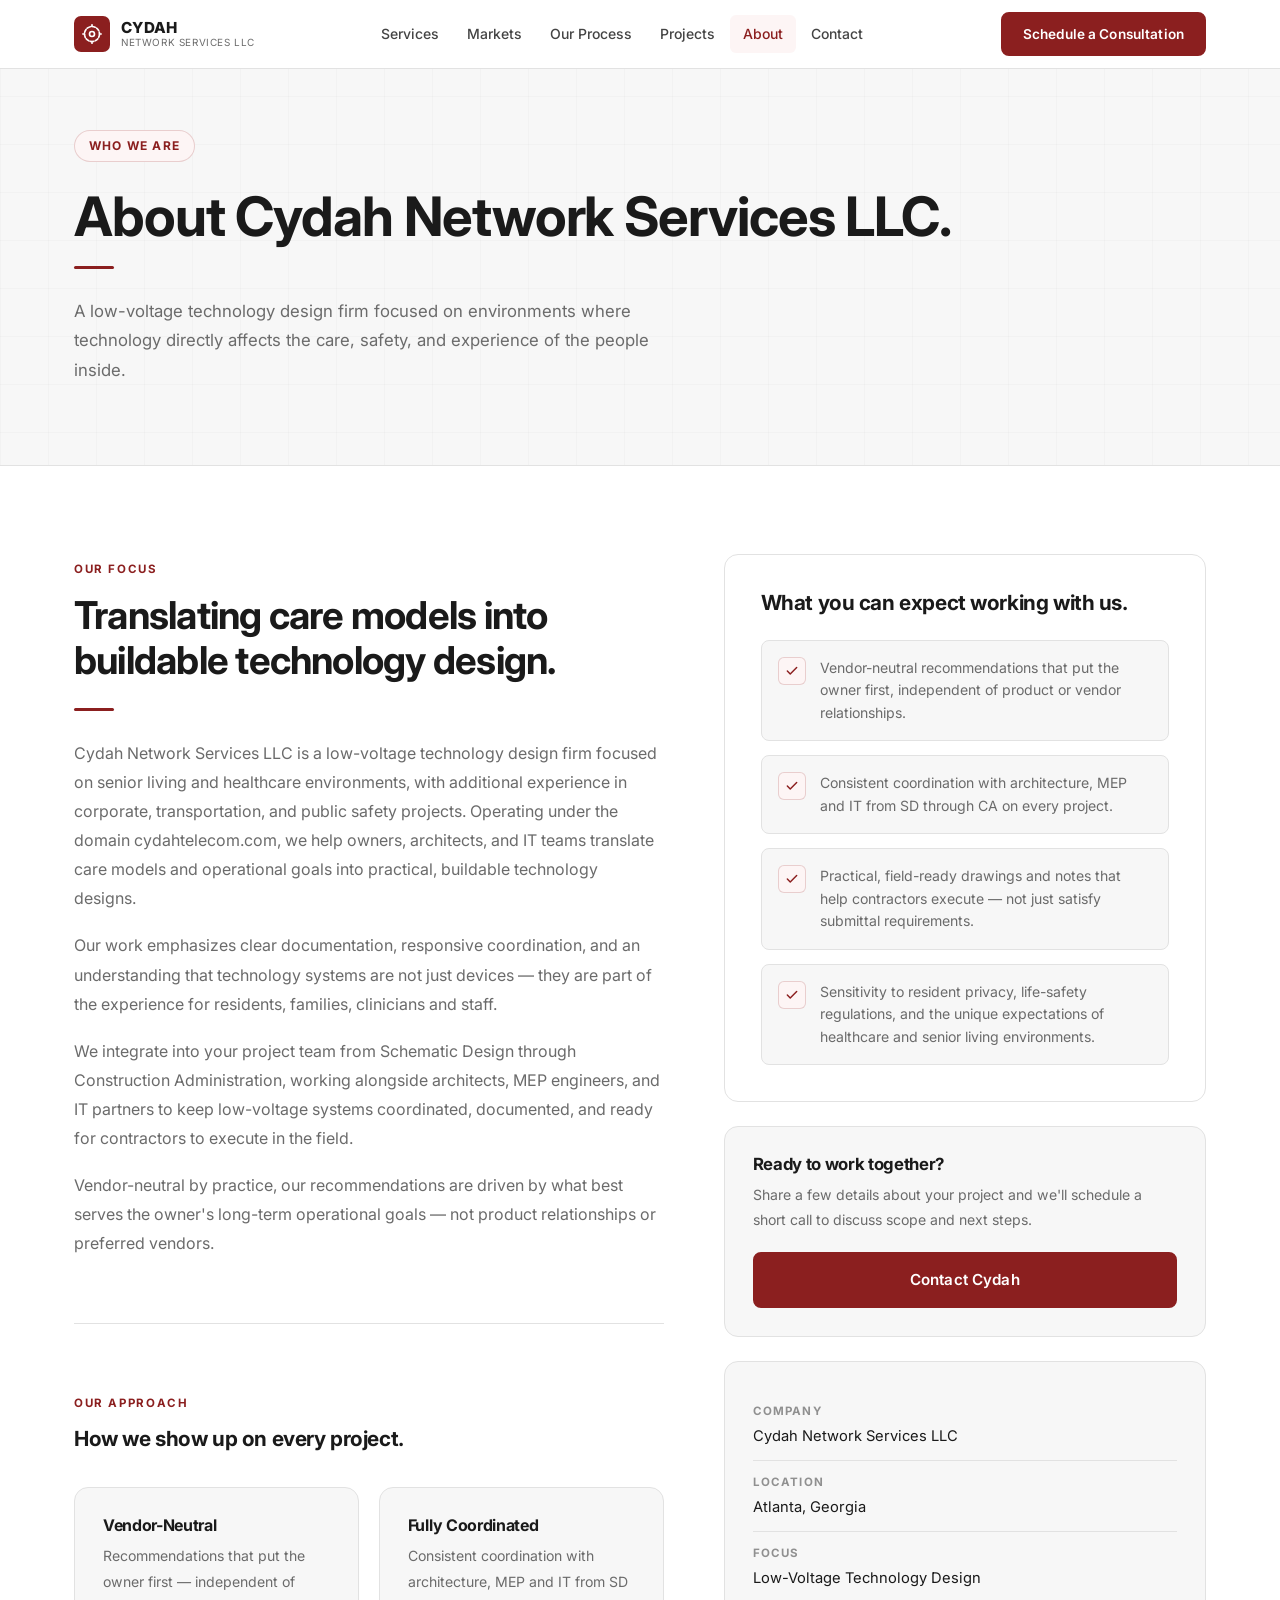
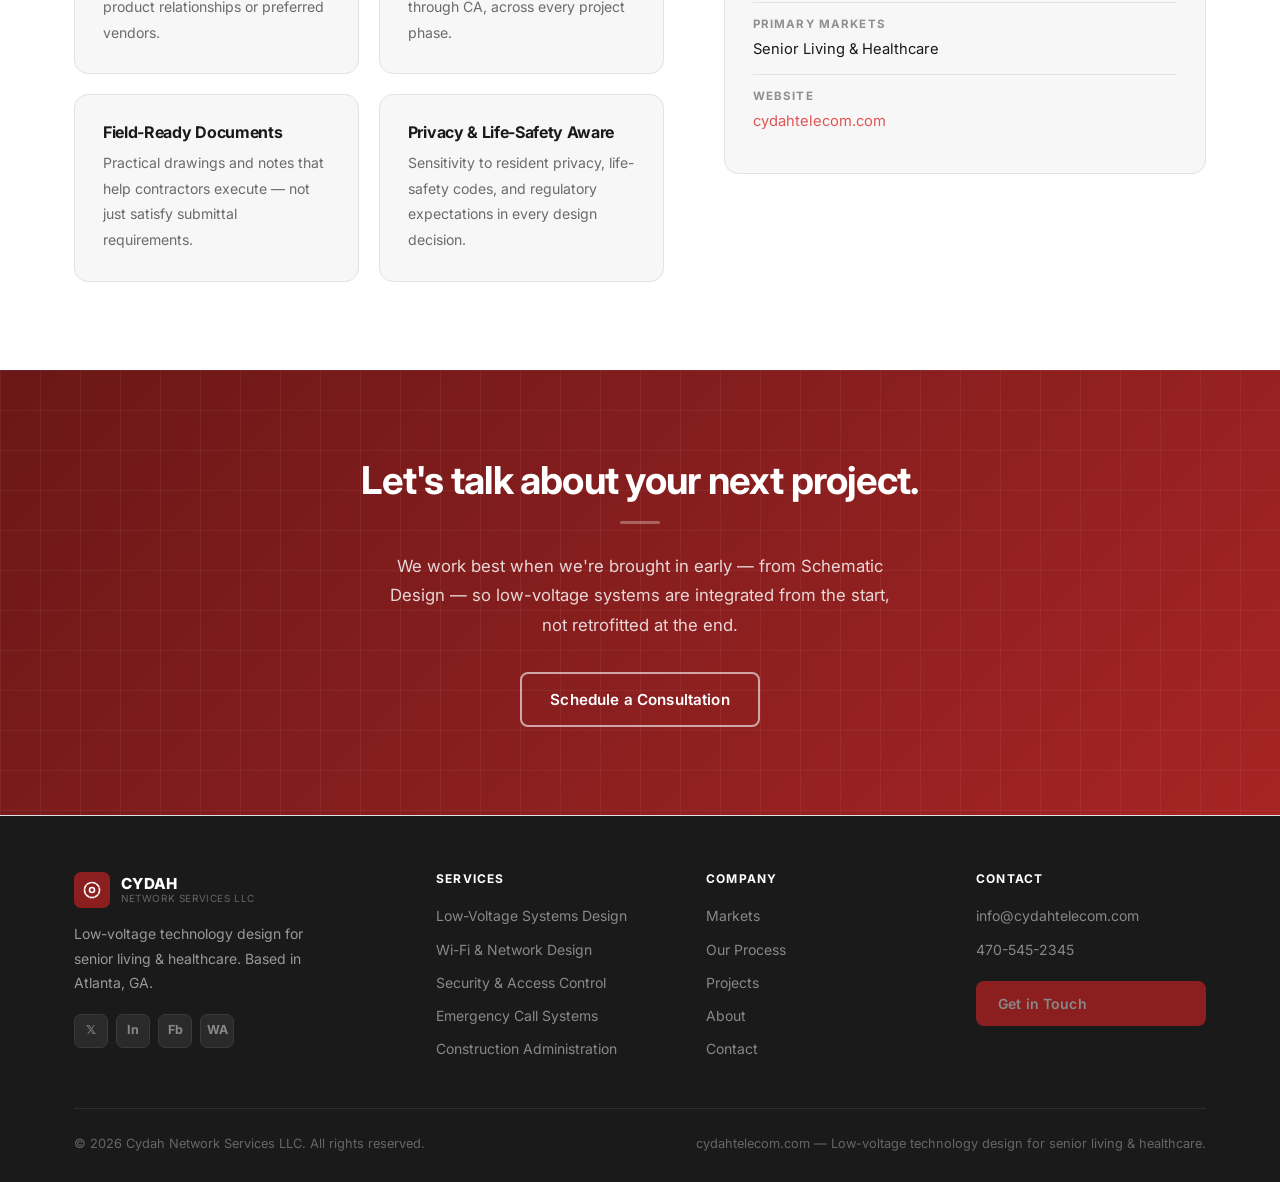
<file: about.html>
<!DOCTYPE html>
<html lang="en">
<head>
  <meta charset="UTF-8" />
  <meta name="viewport" content="width=device-width, initial-scale=1.0" />
  <title>About — Cydah Network Services LLC</title>
  <meta name="description" content="About Cydah Network Services LLC — a low-voltage technology design firm focused on senior living and healthcare environments, based in Atlanta, Georgia." />
  <link rel="preconnect" href="https://fonts.googleapis.com" />
  <link rel="preconnect" href="https://fonts.gstatic.com" crossorigin />
  <link href="https://fonts.googleapis.com/css2?family=Inter:wght@400;500;600;700;800&display=swap" rel="stylesheet" />
  <link rel="stylesheet" href="styles.css" />
  <style>
    .fade-in { opacity: 0; transform: translateY(18px); transition: opacity .55s ease, transform .55s ease; }
    .fade-in.visible { opacity: 1; transform: translateY(0); }
    .about-layout { display: grid; grid-template-columns: 1.1fr 0.9fr; gap: 60px; align-items: flex-start; }
    @media (max-width: 900px) { .about-layout { grid-template-columns: 1fr; gap: 40px; } }
    .about-body p + p { margin-top: 18px; }
    .about-body p { font-size: 1rem; line-height: 1.82; }
    .values-section { margin-top: 64px; padding-top: 64px; border-top: 1px solid var(--border); }
    .values-grid { display: grid; grid-template-columns: repeat(2, 1fr); gap: 20px; margin-top: 36px; }
    @media (max-width: 640px) { .values-grid { grid-template-columns: 1fr; } }
    .value-card {
      background: var(--surface);
      border: 1px solid var(--border);
      border-radius: var(--radius-lg);
      padding: 28px;
      transition: border-color var(--transition);
    }
    .value-card:hover { border-color: rgba(139,31,31,.45); }
    .value-card h4 { color: var(--charcoal); margin-bottom: 8px; font-size: 1rem; }
    .value-card p { font-size: .88rem; }
  </style>
</head>
<body>

<!-- ═══════════════════════════════ NAV ═══════════════════════════════ -->
<nav class="nav">
  <div class="nav-inner">
    <a href="index.html" class="nav-logo">
      <div class="logo-icon">
        <svg viewBox="0 0 24 24" fill="none" stroke="#fff" stroke-width="2" stroke-linecap="round" stroke-linejoin="round">
          <circle cx="12" cy="12" r="3"/>
          <circle cx="12" cy="12" r="9" stroke-dasharray="4 2"/>
          <line x1="12" y1="3" x2="12" y2="1"/>
          <line x1="12" y1="23" x2="12" y2="21"/>
          <line x1="3" y1="12" x2="1" y2="12"/>
          <line x1="23" y1="12" x2="21" y2="12"/>
        </svg>
      </div>
      <div class="logo-text">
        <span class="logo-name">CYDAH</span>
        <span class="logo-sub">Network Services LLC</span>
      </div>
    </a>
    <div class="nav-links">
      <a href="services.html">Services</a>
      <a href="markets.html">Markets</a>
      <a href="process.html">Our Process</a>
      <a href="projects.html">Projects</a>
      <a href="about.html" class="active">About</a>
      <a href="contact.html">Contact</a>
    </div>
    <a href="contact.html" class="btn btn-primary btn-sm nav-cta">Schedule a Consultation</a>
    <button class="hamburger" aria-label="Toggle menu">
      <span></span><span></span><span></span>
    </button>
  </div>
  <div class="mobile-menu">
    <a href="services.html">Services</a>
    <a href="markets.html">Markets</a>
    <a href="process.html">Our Process</a>
    <a href="projects.html">Projects</a>
    <a href="about.html">About</a>
    <a href="contact.html">Contact</a>
    <a href="contact.html" class="btn btn-primary">Schedule a Consultation</a>
  </div>
</nav>

<!-- ═══════════════════════════════ PAGE HERO ═════════════════════════ -->
<section class="page-hero">
  <div class="bg-grid"></div>
  <div class="container">
    <span class="badge">Who We Are</span>
    <h1>About Cydah Network Services LLC.</h1>
    <div class="divider"></div>
    <p>A low-voltage technology design firm focused on environments where technology directly affects the care, safety, and experience of the people inside.</p>
  </div>
</section>

<!-- ═══════════════════════════════ ABOUT CONTENT ════════════════════ -->
<section class="section">
  <div class="container">
    <div class="about-layout">

      <!-- Left: body text -->
      <div class="about-body fade-in">
        <span class="section-label" style="margin-bottom: 14px; display: inline-block;">Our Focus</span>
        <h2 style="color: var(--charcoal); margin-bottom: 24px;">Translating care models into buildable technology design.</h2>
        <div class="divider"></div>
        <p>Cydah Network Services LLC is a low-voltage technology design firm focused on senior living and healthcare environments, with additional experience in corporate, transportation, and public safety projects. Operating under the domain cydahtelecom.com, we help owners, architects, and IT teams translate care models and operational goals into practical, buildable technology designs.</p>
        <p>Our work emphasizes clear documentation, responsive coordination, and an understanding that technology systems are not just devices — they are part of the experience for residents, families, clinicians and staff.</p>
        <p>We integrate into your project team from Schematic Design through Construction Administration, working alongside architects, MEP engineers, and IT partners to keep low-voltage systems coordinated, documented, and ready for contractors to execute in the field.</p>
        <p>Vendor-neutral by practice, our recommendations are driven by what best serves the owner's long-term operational goals — not product relationships or preferred vendors.</p>

        <div class="values-section">
          <span class="section-label" style="display: inline-block; margin-bottom: 14px;">Our Approach</span>
          <h3 style="color: var(--charcoal); margin-bottom: 4px;">How we show up on every project.</h3>
          <div class="values-grid">
            <div class="value-card">
              <h4>Vendor-Neutral</h4>
              <p>Recommendations that put the owner first — independent of product relationships or preferred vendors.</p>
            </div>
            <div class="value-card">
              <h4>Fully Coordinated</h4>
              <p>Consistent coordination with architecture, MEP and IT from SD through CA, across every project phase.</p>
            </div>
            <div class="value-card">
              <h4>Field-Ready Documents</h4>
              <p>Practical drawings and notes that help contractors execute — not just satisfy submittal requirements.</p>
            </div>
            <div class="value-card">
              <h4>Privacy &amp; Life-Safety Aware</h4>
              <p>Sensitivity to resident privacy, life-safety codes, and regulatory expectations in every design decision.</p>
            </div>
          </div>
        </div>
      </div>

      <!-- Right: panel -->
      <div class="fade-in">
        <div class="info-panel">
          <h3>What you can expect working with us.</h3>
          <div class="expect-list">
            <div class="expect-item">
              <div class="check">
                <svg viewBox="0 0 24 24" fill="none" stroke-width="2.5" stroke-linecap="round" stroke-linejoin="round">
                  <polyline points="20 6 9 17 4 12"/>
                </svg>
              </div>
              <p>Vendor-neutral recommendations that put the owner first, independent of product or vendor relationships.</p>
            </div>
            <div class="expect-item">
              <div class="check">
                <svg viewBox="0 0 24 24" fill="none" stroke-width="2.5" stroke-linecap="round" stroke-linejoin="round">
                  <polyline points="20 6 9 17 4 12"/>
                </svg>
              </div>
              <p>Consistent coordination with architecture, MEP and IT from SD through CA on every project.</p>
            </div>
            <div class="expect-item">
              <div class="check">
                <svg viewBox="0 0 24 24" fill="none" stroke-width="2.5" stroke-linecap="round" stroke-linejoin="round">
                  <polyline points="20 6 9 17 4 12"/>
                </svg>
              </div>
              <p>Practical, field-ready drawings and notes that help contractors execute — not just satisfy submittal requirements.</p>
            </div>
            <div class="expect-item">
              <div class="check">
                <svg viewBox="0 0 24 24" fill="none" stroke-width="2.5" stroke-linecap="round" stroke-linejoin="round">
                  <polyline points="20 6 9 17 4 12"/>
                </svg>
              </div>
              <p>Sensitivity to resident privacy, life-safety regulations, and the unique expectations of healthcare and senior living environments.</p>
            </div>
          </div>
        </div>

        <div style="margin-top: 24px; background: var(--surface); border: 1px solid var(--border); border-radius: var(--radius-lg); padding: 28px;">
          <h3 style="color: var(--charcoal); margin-bottom: 8px; font-size: 1.05rem;">Ready to work together?</h3>
          <p style="font-size: .88rem; margin-bottom: 20px;">Share a few details about your project and we'll schedule a short call to discuss scope and next steps.</p>
          <a href="contact.html" class="btn btn-primary" style="width: 100%; justify-content: center;">Contact Cydah</a>
        </div>

        <div style="margin-top: 24px; background: var(--surface); border: 1px solid var(--border); border-radius: var(--radius-lg); padding: 28px;">
          <div class="info-item" style="padding: 12px 0; border-bottom: 1px solid var(--border);">
            <div class="label">Company</div>
            <div class="value">Cydah Network Services LLC</div>
          </div>
          <div class="info-item" style="padding: 12px 0; border-bottom: 1px solid var(--border);">
            <div class="label">Location</div>
            <div class="value">Atlanta, Georgia</div>
          </div>
          <div class="info-item" style="padding: 12px 0; border-bottom: 1px solid var(--border);">
            <div class="label">Focus</div>
            <div class="value">Low-Voltage Technology Design</div>
          </div>
          <div class="info-item" style="padding: 12px 0; border-bottom: 1px solid var(--border);">
            <div class="label">Primary Markets</div>
            <div class="value">Senior Living &amp; Healthcare</div>
          </div>
          <div class="info-item" style="padding: 12px 0;">
            <div class="label">Website</div>
            <div class="value"><a href="https://cydahtelecom.com" style="color: #e05555;">cydahtelecom.com</a></div>
          </div>
        </div>
      </div>

    </div>
  </div>
</section>

<!-- ═══════════════════════════════ CTA BANNER ════════════════════════ -->
<section class="section cta-banner">
  <div class="container text-center">
    <h2>Let's talk about your next project.</h2>
    <div class="divider divider-center" style="background: rgba(255,255,255,.3);"></div>
    <p style="max-width: 520px; margin: 0 auto 32px; font-size: 1.05rem;">We work best when we're brought in early — from Schematic Design — so low-voltage systems are integrated from the start, not retrofitted at the end.</p>
    <a href="contact.html" class="btn btn-outline-red">Schedule a Consultation</a>
  </div>
</section>

<!-- ═══════════════════════════════ FOOTER ════════════════════════════ -->
<footer class="footer">
  <div class="container">
    <div class="footer-grid">
      <div class="footer-brand">
        <a href="index.html" class="nav-logo">
          <div class="logo-icon">
            <svg viewBox="0 0 24 24" fill="none" stroke="#fff" stroke-width="2" stroke-linecap="round" stroke-linejoin="round">
              <circle cx="12" cy="12" r="3"/>
              <circle cx="12" cy="12" r="9" stroke-dasharray="4 2"/>
            </svg>
          </div>
          <div class="logo-text">
            <span class="logo-name">CYDAH</span>
            <span class="logo-sub">Network Services LLC</span>
          </div>
        </a>
        <p>Low-voltage technology design for senior living &amp; healthcare. Based in Atlanta, GA.</p>
        <div class="social-links" style="margin-top: 18px;">
          <a href="#" aria-label="Twitter">&#120143;</a>
          <a href="#" aria-label="Instagram">In</a>
          <a href="#" aria-label="Facebook">Fb</a>
          <a href="https://wa.me/14705452345" aria-label="WhatsApp">WA</a>
        </div>
      </div>
      <div>
        <h4>Services</h4>
        <div class="footer-links">
          <a href="services.html">Low-Voltage Systems Design</a>
          <a href="services.html">Wi-Fi &amp; Network Design</a>
          <a href="services.html">Security &amp; Access Control</a>
          <a href="services.html">Emergency Call Systems</a>
          <a href="services.html">Construction Administration</a>
        </div>
      </div>
      <div>
        <h4>Company</h4>
        <div class="footer-links">
          <a href="markets.html">Markets</a>
          <a href="process.html">Our Process</a>
          <a href="projects.html">Projects</a>
          <a href="about.html">About</a>
          <a href="contact.html">Contact</a>
        </div>
      </div>
      <div>
        <h4>Contact</h4>
        <div class="footer-contact-info">
          <a href="mailto:info@cydahtelecom.com">info@cydahtelecom.com</a>
          <a href="tel:+14705452345">470-545-2345</a>
          <a href="contact.html" class="btn btn-primary btn-sm" style="margin-top: 10px;">Get in Touch</a>
        </div>
      </div>
    </div>
    <div class="footer-bottom">
      <span>&copy; 2026 Cydah Network Services LLC. All rights reserved.</span>
      <span>cydahtelecom.com &mdash; Low-voltage technology design for senior living &amp; healthcare.</span>
    </div>
  </div>
</footer>

<script src="script.js"></script>
</body>
</html>
</file>
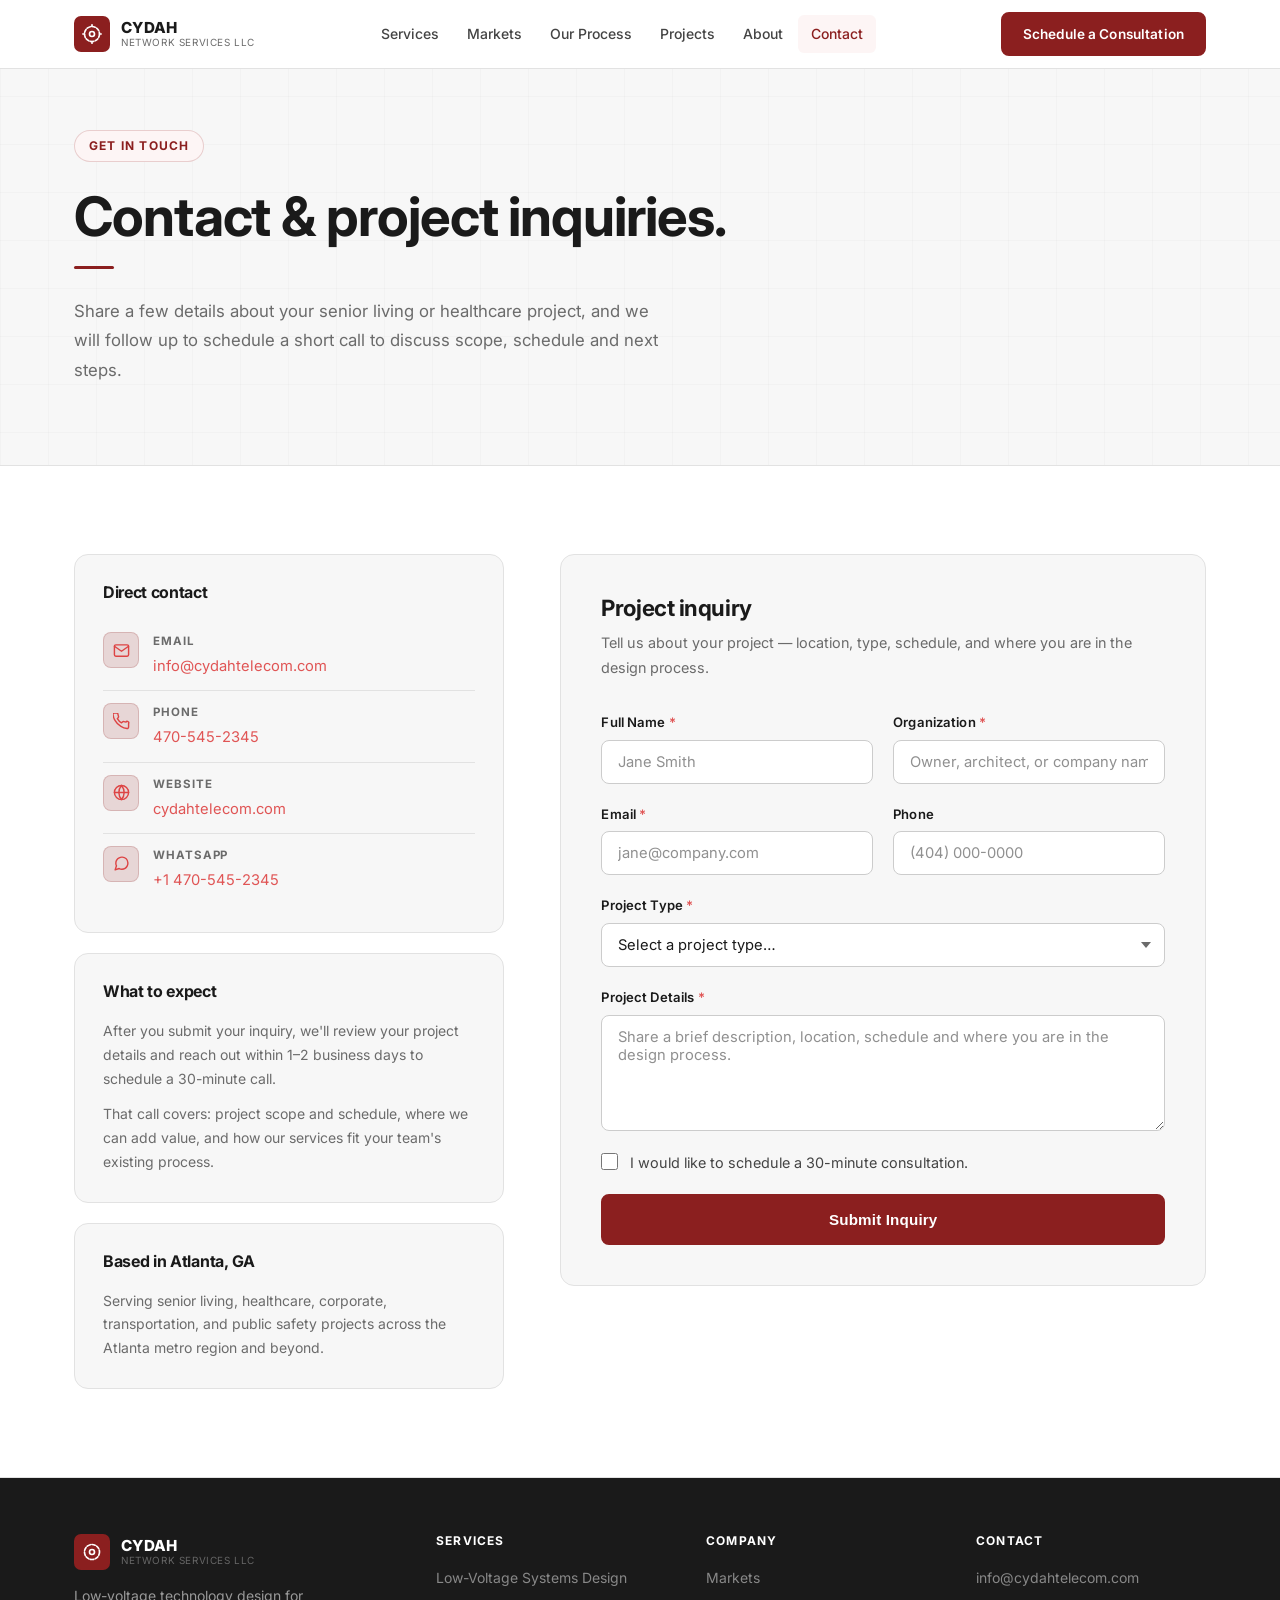
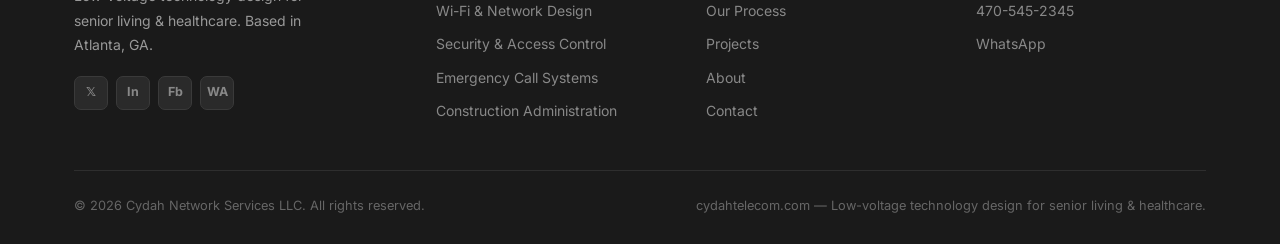
<file: contact.html>
<!DOCTYPE html>
<html lang="en">
<head>
  <meta charset="UTF-8" />
  <meta name="viewport" content="width=device-width, initial-scale=1.0" />
  <title>Contact — Cydah Network Services LLC</title>
  <meta name="description" content="Contact Cydah Network Services LLC for low-voltage technology design inquiries. Schedule a consultation for senior living and healthcare projects in Atlanta, GA." />
  <link rel="preconnect" href="https://fonts.googleapis.com" />
  <link rel="preconnect" href="https://fonts.gstatic.com" crossorigin />
  <link href="https://fonts.googleapis.com/css2?family=Inter:wght@400;500;600;700;800&display=swap" rel="stylesheet" />
  <link rel="stylesheet" href="styles.css" />
  <style>
    .fade-in { opacity: 0; transform: translateY(18px); transition: opacity .55s ease, transform .55s ease; }
    .fade-in.visible { opacity: 1; transform: translateY(0); }

    .contact-layout {
      display: grid;
      grid-template-columns: 1fr 1.5fr;
      gap: 56px;
      align-items: flex-start;
    }
    @media (max-width: 900px) { .contact-layout { grid-template-columns: 1fr; gap: 40px; } }

    .contact-sidebar { display: flex; flex-direction: column; gap: 20px; }

    .contact-block {
      background: var(--surface);
      border: 1px solid var(--border);
      border-radius: var(--radius-lg);
      padding: 28px;
    }
    .contact-block h3 { color: var(--charcoal); font-size: 1rem; margin-bottom: 18px; }
    .contact-detail {
      display: flex;
      align-items: flex-start;
      gap: 14px;
      padding: 12px 0;
      border-bottom: 1px solid var(--border);
    }
    .contact-detail:last-child { border-bottom: none; }
    .contact-detail .icon {
      width: 36px; height: 36px;
      background: rgba(139,31,31,.15);
      border-radius: 8px;
      display: flex; align-items: center; justify-content: center;
      flex-shrink: 0;
    }
    .contact-detail .icon svg { width: 17px; height: 17px; stroke: #d44; }
    .contact-detail .d-label { font-size: .72rem; font-weight: 700; letter-spacing: .08em; text-transform: uppercase; color: var(--gray-500); margin-bottom: 3px; }
    .contact-detail .d-value { font-size: .92rem; color: var(--charcoal); }
    .contact-detail .d-value a { color: #e05555; transition: color var(--transition); }
    .contact-detail .d-value a:hover { color: var(--red-light); }

    /* Form card */
    .form-card {
      background: var(--surface);
      border: 1px solid var(--border);
      border-radius: var(--radius-lg);
      padding: 40px;
    }
    @media (max-width: 640px) { .form-card { padding: 24px; } }
    .form-card h2 { color: var(--charcoal); margin-bottom: 8px; font-size: 1.4rem; }
    .form-card .form-sub { font-size: .9rem; margin-bottom: 32px; }
    .form-fields { display: flex; flex-direction: column; gap: 20px; }

    .success-msg {
      display: none;
      background: rgba(30,120,60,.12);
      border: 1px solid rgba(30,120,60,.3);
      border-radius: var(--radius);
      padding: 18px 20px;
      color: #5abb7a;
      font-size: .92rem;
      margin-top: 16px;
    }

    /* Select arrow */
    .select-wrap { position: relative; }
    .select-wrap::after {
      content: '';
      position: absolute;
      right: 14px;
      top: 50%;
      transform: translateY(-50%);
      width: 0; height: 0;
      border-left: 5px solid transparent;
      border-right: 5px solid transparent;
      border-top: 6px solid var(--gray-500);
      pointer-events: none;
    }
    .select-wrap select { padding-right: 36px; }
  </style>
</head>
<body>

<!-- ═══════════════════════════════ NAV ═══════════════════════════════ -->
<nav class="nav">
  <div class="nav-inner">
    <a href="index.html" class="nav-logo">
      <div class="logo-icon">
        <svg viewBox="0 0 24 24" fill="none" stroke="#fff" stroke-width="2" stroke-linecap="round" stroke-linejoin="round">
          <circle cx="12" cy="12" r="3"/>
          <circle cx="12" cy="12" r="9" stroke-dasharray="4 2"/>
          <line x1="12" y1="3" x2="12" y2="1"/>
          <line x1="12" y1="23" x2="12" y2="21"/>
          <line x1="3" y1="12" x2="1" y2="12"/>
          <line x1="23" y1="12" x2="21" y2="12"/>
        </svg>
      </div>
      <div class="logo-text">
        <span class="logo-name">CYDAH</span>
        <span class="logo-sub">Network Services LLC</span>
      </div>
    </a>
    <div class="nav-links">
      <a href="services.html">Services</a>
      <a href="markets.html">Markets</a>
      <a href="process.html">Our Process</a>
      <a href="projects.html">Projects</a>
      <a href="about.html">About</a>
      <a href="contact.html" class="active">Contact</a>
    </div>
    <a href="contact.html" class="btn btn-primary btn-sm nav-cta">Schedule a Consultation</a>
    <button class="hamburger" aria-label="Toggle menu">
      <span></span><span></span><span></span>
    </button>
  </div>
  <div class="mobile-menu">
    <a href="services.html">Services</a>
    <a href="markets.html">Markets</a>
    <a href="process.html">Our Process</a>
    <a href="projects.html">Projects</a>
    <a href="about.html">About</a>
    <a href="contact.html">Contact</a>
    <a href="contact.html" class="btn btn-primary">Schedule a Consultation</a>
  </div>
</nav>

<!-- ═══════════════════════════════ PAGE HERO ═════════════════════════ -->
<section class="page-hero">
  <div class="bg-grid"></div>
  <div class="container">
    <span class="badge">Get in Touch</span>
    <h1>Contact &amp; project inquiries.</h1>
    <div class="divider"></div>
    <p>Share a few details about your senior living or healthcare project, and we will follow up to schedule a short call to discuss scope, schedule and next steps.</p>
  </div>
</section>

<!-- ═══════════════════════════════ CONTACT BODY ═════════════════════ -->
<section class="section">
  <div class="container">
    <div class="contact-layout">

      <!-- Left sidebar -->
      <div class="contact-sidebar fade-in">

        <div class="contact-block">
          <h3>Direct contact</h3>
          <div class="contact-detail">
            <div class="icon">
              <svg viewBox="0 0 24 24" fill="none" stroke-width="2" stroke-linecap="round" stroke-linejoin="round">
                <path d="M4 4h16c1.1 0 2 .9 2 2v12c0 1.1-.9 2-2 2H4c-1.1 0-2-.9-2-2V6c0-1.1.9-2 2-2z"/>
                <polyline points="22,6 12,13 2,6"/>
              </svg>
            </div>
            <div>
              <div class="d-label">Email</div>
              <div class="d-value"><a href="mailto:info@cydahtelecom.com">info@cydahtelecom.com</a></div>
            </div>
          </div>
          <div class="contact-detail">
            <div class="icon">
              <svg viewBox="0 0 24 24" fill="none" stroke-width="2" stroke-linecap="round" stroke-linejoin="round">
                <path d="M22 16.92v3a2 2 0 01-2.18 2 19.79 19.79 0 01-8.63-3.07A19.5 19.5 0 013.07 10.8a19.79 19.79 0 01-3.07-8.67A2 2 0 012 0h3a2 2 0 012 1.72c.127.96.361 1.903.7 2.81a2 2 0 01-.45 2.11L6.09 7.91a16 16 0 006 6l1.27-1.27a2 2 0 012.11-.45c.907.339 1.85.573 2.81.7A2 2 0 0122 14.92v2z"/>
              </svg>
            </div>
            <div>
              <div class="d-label">Phone</div>
              <div class="d-value"><a href="tel:+14705452345">470-545-2345</a></div>
            </div>
          </div>
          <div class="contact-detail">
            <div class="icon">
              <svg viewBox="0 0 24 24" fill="none" stroke-width="2" stroke-linecap="round" stroke-linejoin="round">
                <circle cx="12" cy="12" r="10"/>
                <line x1="2" y1="12" x2="22" y2="12"/>
                <path d="M12 2a15.3 15.3 0 010 20M12 2a15.3 15.3 0 000 20"/>
              </svg>
            </div>
            <div>
              <div class="d-label">Website</div>
              <div class="d-value"><a href="https://cydahtelecom.com">cydahtelecom.com</a></div>
            </div>
          </div>
          <div class="contact-detail">
            <div class="icon">
              <svg viewBox="0 0 24 24" fill="none" stroke-width="2" stroke-linecap="round" stroke-linejoin="round">
                <path d="M21 11.5a8.38 8.38 0 01-.9 3.8 8.5 8.5 0 01-7.6 4.7 8.38 8.38 0 01-3.8-.9L3 21l1.9-5.7a8.38 8.38 0 01-.9-3.8 8.5 8.5 0 014.7-7.6 8.38 8.38 0 013.8-.9h.5a8.48 8.48 0 018 8v.5z"/>
              </svg>
            </div>
            <div>
              <div class="d-label">WhatsApp</div>
              <div class="d-value"><a href="https://wa.me/14705452345">+1 470-545-2345</a></div>
            </div>
          </div>
        </div>

        <div class="contact-block">
          <h3>What to expect</h3>
          <p style="font-size: .875rem; line-height: 1.7;">After you submit your inquiry, we'll review your project details and reach out within 1–2 business days to schedule a 30-minute call.</p>
          <p style="font-size: .875rem; line-height: 1.7; margin-top: 12px;">That call covers: project scope and schedule, where we can add value, and how our services fit your team's existing process.</p>
        </div>

        <div class="contact-block">
          <h3>Based in Atlanta, GA</h3>
          <p style="font-size: .875rem; line-height: 1.7;">Serving senior living, healthcare, corporate, transportation, and public safety projects across the Atlanta metro region and beyond.</p>
        </div>

      </div>

      <!-- Right: form -->
      <div class="form-card fade-in">
        <h2>Project inquiry</h2>
        <p class="form-sub">Tell us about your project — location, type, schedule, and where you are in the design process.</p>

        <form id="contactForm" novalidate>
          <div class="form-fields">

            <div class="form-grid">
              <div class="form-group">
                <label for="fullName">Full Name <span style="color:#e05555;">*</span></label>
                <input type="text" id="fullName" name="fullName" placeholder="Jane Smith" required />
              </div>
              <div class="form-group">
                <label for="organization">Organization <span style="color:#e05555;">*</span></label>
                <input type="text" id="organization" name="organization" placeholder="Owner, architect, or company name" required />
              </div>
            </div>

            <div class="form-grid">
              <div class="form-group">
                <label for="email">Email <span style="color:#e05555;">*</span></label>
                <input type="email" id="email" name="email" placeholder="jane@company.com" required />
              </div>
              <div class="form-group">
                <label for="phone">Phone</label>
                <input type="tel" id="phone" name="phone" placeholder="(404) 000-0000" />
              </div>
            </div>

            <div class="form-group">
              <label for="projectType">Project Type <span style="color:#e05555;">*</span></label>
              <div class="select-wrap">
                <select id="projectType" name="projectType" required>
                  <option value="" disabled selected>Select a project type…</option>
                  <option value="senior-living">Senior Living / Assisted Living</option>
                  <option value="healthcare">Healthcare Facility</option>
                  <option value="corporate">Corporate / Commercial</option>
                  <option value="transportation">Transportation Facility</option>
                  <option value="public-safety">Public Safety / Municipal</option>
                  <option value="other">Other</option>
                </select>
              </div>
            </div>

            <div class="form-group">
              <label for="projectDetails">Project Details <span style="color:#e05555;">*</span></label>
              <textarea id="projectDetails" name="projectDetails" rows="5" placeholder="Share a brief description, location, schedule and where you are in the design process." required></textarea>
            </div>

            <label class="checkbox-group">
              <input type="checkbox" name="scheduleConsult" id="scheduleConsult" />
              <span>I would like to schedule a 30-minute consultation.</span>
            </label>

            <button type="submit" class="btn btn-primary" style="width: 100%; justify-content: center; padding: 15px;">
              Submit Inquiry
            </button>

          </div>
        </form>

        <div id="formSuccess" class="success-msg">
          Thank you — your inquiry has been received. We'll follow up within 1–2 business days to schedule a call.
        </div>
      </div>

    </div>
  </div>
</section>

<!-- ═══════════════════════════════ FOOTER ════════════════════════════ -->
<footer class="footer">
  <div class="container">
    <div class="footer-grid">
      <div class="footer-brand">
        <a href="index.html" class="nav-logo">
          <div class="logo-icon">
            <svg viewBox="0 0 24 24" fill="none" stroke="#fff" stroke-width="2" stroke-linecap="round" stroke-linejoin="round">
              <circle cx="12" cy="12" r="3"/>
              <circle cx="12" cy="12" r="9" stroke-dasharray="4 2"/>
            </svg>
          </div>
          <div class="logo-text">
            <span class="logo-name">CYDAH</span>
            <span class="logo-sub">Network Services LLC</span>
          </div>
        </a>
        <p>Low-voltage technology design for senior living &amp; healthcare. Based in Atlanta, GA.</p>
        <div class="social-links" style="margin-top: 18px;">
          <a href="#" aria-label="Twitter">&#120143;</a>
          <a href="#" aria-label="Instagram">In</a>
          <a href="#" aria-label="Facebook">Fb</a>
          <a href="https://wa.me/14705452345" aria-label="WhatsApp">WA</a>
        </div>
      </div>
      <div>
        <h4>Services</h4>
        <div class="footer-links">
          <a href="services.html">Low-Voltage Systems Design</a>
          <a href="services.html">Wi-Fi &amp; Network Design</a>
          <a href="services.html">Security &amp; Access Control</a>
          <a href="services.html">Emergency Call Systems</a>
          <a href="services.html">Construction Administration</a>
        </div>
      </div>
      <div>
        <h4>Company</h4>
        <div class="footer-links">
          <a href="markets.html">Markets</a>
          <a href="process.html">Our Process</a>
          <a href="projects.html">Projects</a>
          <a href="about.html">About</a>
          <a href="contact.html">Contact</a>
        </div>
      </div>
      <div>
        <h4>Contact</h4>
        <div class="footer-contact-info">
          <a href="mailto:info@cydahtelecom.com">info@cydahtelecom.com</a>
          <a href="tel:+14705452345">470-545-2345</a>
          <a href="https://wa.me/14705452345">WhatsApp</a>
        </div>
      </div>
    </div>
    <div class="footer-bottom">
      <span>&copy; 2026 Cydah Network Services LLC. All rights reserved.</span>
      <span>cydahtelecom.com &mdash; Low-voltage technology design for senior living &amp; healthcare.</span>
    </div>
  </div>
</footer>

<script src="script.js"></script>
</body>
</html>
</file>
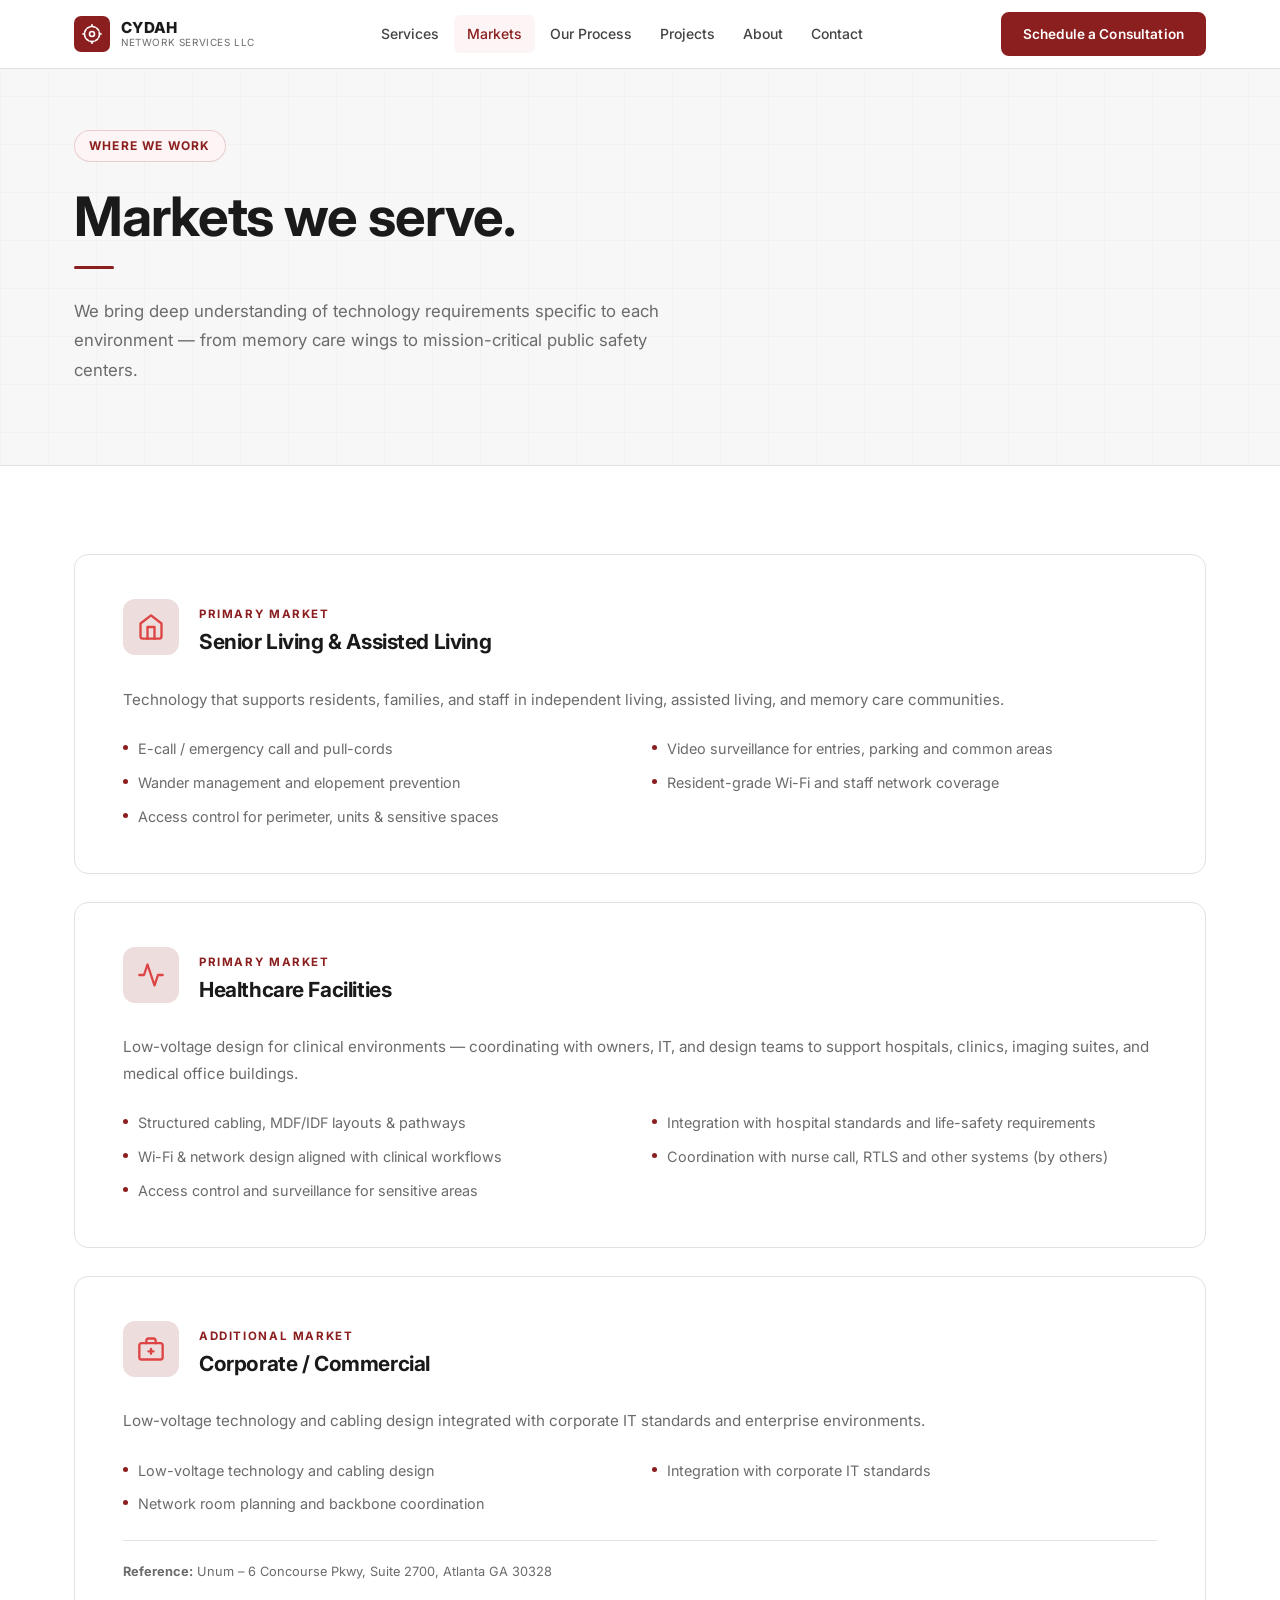
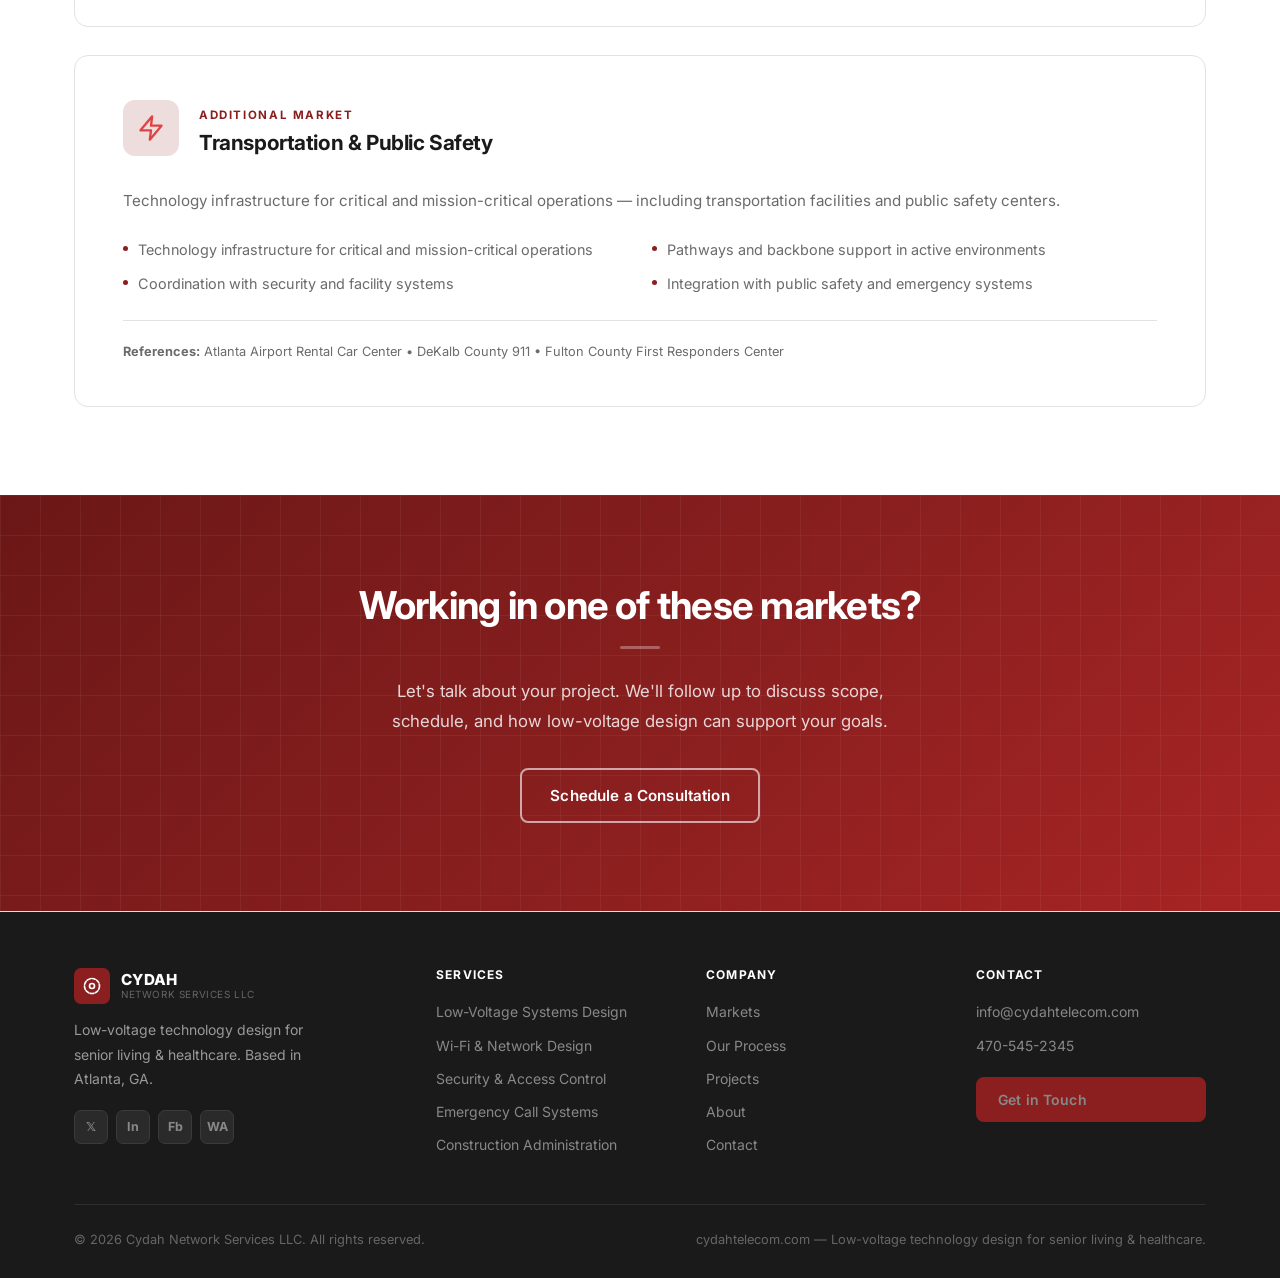
<file: markets.html>
<!DOCTYPE html>
<html lang="en">
<head>
  <meta charset="UTF-8" />
  <meta name="viewport" content="width=device-width, initial-scale=1.0" />
  <title>Markets — Cydah Network Services LLC</title>
  <meta name="description" content="Low-voltage technology design for senior living, healthcare, corporate, transportation, and public safety markets in Atlanta, Georgia." />
  <link rel="preconnect" href="https://fonts.googleapis.com" />
  <link rel="preconnect" href="https://fonts.gstatic.com" crossorigin />
  <link href="https://fonts.googleapis.com/css2?family=Inter:wght@400;500;600;700;800&display=swap" rel="stylesheet" />
  <link rel="stylesheet" href="styles.css" />
  <style>
    .fade-in { opacity: 0; transform: translateY(18px); transition: opacity .55s ease, transform .55s ease; }
    .fade-in.visible { opacity: 1; transform: translateY(0); }
    .markets-grid { display: flex; flex-direction: column; gap: 28px; }
    .market-header-row { display: flex; align-items: flex-start; gap: 20px; margin-bottom: 24px; flex-wrap: wrap; }
    .market-icon {
      width: 56px; height: 56px;
      background: rgba(139,31,31,.15);
      border-radius: 12px;
      display: flex; align-items: center; justify-content: center;
      flex-shrink: 0;
    }
    .market-icon svg { width: 28px; height: 28px; stroke: #d44; }
    .market-body-grid { display: grid; grid-template-columns: 1fr 1fr; gap: 24px; }
    @media (max-width: 640px) { .market-body-grid { grid-template-columns: 1fr; } }
  </style>
</head>
<body>

<!-- ═══════════════════════════════ NAV ═══════════════════════════════ -->
<nav class="nav">
  <div class="nav-inner">
    <a href="index.html" class="nav-logo">
      <div class="logo-icon">
        <svg viewBox="0 0 24 24" fill="none" stroke="#fff" stroke-width="2" stroke-linecap="round" stroke-linejoin="round">
          <circle cx="12" cy="12" r="3"/>
          <circle cx="12" cy="12" r="9" stroke-dasharray="4 2"/>
          <line x1="12" y1="3" x2="12" y2="1"/>
          <line x1="12" y1="23" x2="12" y2="21"/>
          <line x1="3" y1="12" x2="1" y2="12"/>
          <line x1="23" y1="12" x2="21" y2="12"/>
        </svg>
      </div>
      <div class="logo-text">
        <span class="logo-name">CYDAH</span>
        <span class="logo-sub">Network Services LLC</span>
      </div>
    </a>
    <div class="nav-links">
      <a href="services.html">Services</a>
      <a href="markets.html" class="active">Markets</a>
      <a href="process.html">Our Process</a>
      <a href="projects.html">Projects</a>
      <a href="about.html">About</a>
      <a href="contact.html">Contact</a>
    </div>
    <a href="contact.html" class="btn btn-primary btn-sm nav-cta">Schedule a Consultation</a>
    <button class="hamburger" aria-label="Toggle menu">
      <span></span><span></span><span></span>
    </button>
  </div>
  <div class="mobile-menu">
    <a href="services.html">Services</a>
    <a href="markets.html">Markets</a>
    <a href="process.html">Our Process</a>
    <a href="projects.html">Projects</a>
    <a href="about.html">About</a>
    <a href="contact.html">Contact</a>
    <a href="contact.html" class="btn btn-primary">Schedule a Consultation</a>
  </div>
</nav>

<!-- ═══════════════════════════════ PAGE HERO ═════════════════════════ -->
<section class="page-hero">
  <div class="bg-grid"></div>
  <div class="container">
    <span class="badge">Where We Work</span>
    <h1>Markets we serve.</h1>
    <div class="divider"></div>
    <p>We bring deep understanding of technology requirements specific to each environment — from memory care wings to mission-critical public safety centers.</p>
  </div>
</section>

<!-- ═══════════════════════════════ MARKETS ═══════════════════════════ -->
<section class="section">
  <div class="container">
    <div class="markets-grid">

      <!-- 1 — Senior Living -->
      <div class="market-block fade-in">
        <div class="market-header-row">
          <div class="market-icon">
            <svg viewBox="0 0 24 24" fill="none" stroke-width="2" stroke-linecap="round" stroke-linejoin="round">
              <path d="M3 9l9-7 9 7v11a2 2 0 01-2 2H5a2 2 0 01-2-2z"/>
              <polyline points="9 22 9 12 15 12 15 22"/>
            </svg>
          </div>
          <div>
            <span class="section-label" style="margin-bottom: 6px; display: inline-block;">Primary Market</span>
            <h3>Senior Living &amp; Assisted Living</h3>
          </div>
        </div>
        <p class="sub">Technology that supports residents, families, and staff in independent living, assisted living, and memory care communities.</p>
        <div class="market-body-grid">
          <ul>
            <li>E-call / emergency call and pull-cords</li>
            <li>Wander management and elopement prevention</li>
            <li>Access control for perimeter, units &amp; sensitive spaces</li>
          </ul>
          <ul>
            <li>Video surveillance for entries, parking and common areas</li>
            <li>Resident-grade Wi-Fi and staff network coverage</li>
          </ul>
        </div>
      </div>

      <!-- 2 — Healthcare -->
      <div class="market-block fade-in">
        <div class="market-header-row">
          <div class="market-icon">
            <svg viewBox="0 0 24 24" fill="none" stroke-width="2" stroke-linecap="round" stroke-linejoin="round">
              <path d="M22 12h-4l-3 9L9 3l-3 9H2"/>
            </svg>
          </div>
          <div>
            <span class="section-label" style="margin-bottom: 6px; display: inline-block;">Primary Market</span>
            <h3>Healthcare Facilities</h3>
          </div>
        </div>
        <p class="sub">Low-voltage design for clinical environments — coordinating with owners, IT, and design teams to support hospitals, clinics, imaging suites, and medical office buildings.</p>
        <div class="market-body-grid">
          <ul>
            <li>Structured cabling, MDF/IDF layouts &amp; pathways</li>
            <li>Wi-Fi &amp; network design aligned with clinical workflows</li>
            <li>Access control and surveillance for sensitive areas</li>
          </ul>
          <ul>
            <li>Integration with hospital standards and life-safety requirements</li>
            <li>Coordination with nurse call, RTLS and other systems (by others)</li>
          </ul>
        </div>
      </div>

      <!-- 3 — Corporate -->
      <div class="market-block fade-in">
        <div class="market-header-row">
          <div class="market-icon">
            <svg viewBox="0 0 24 24" fill="none" stroke-width="2" stroke-linecap="round" stroke-linejoin="round">
              <rect x="2" y="7" width="20" height="14" rx="2"/>
              <path d="M16 7V5a2 2 0 00-2-2h-4a2 2 0 00-2 2v2"/>
              <line x1="12" y1="12" x2="12" y2="16"/>
              <line x1="10" y1="14" x2="14" y2="14"/>
            </svg>
          </div>
          <div>
            <span class="section-label" style="margin-bottom: 6px; display: inline-block;">Additional Market</span>
            <h3>Corporate / Commercial</h3>
          </div>
        </div>
        <p class="sub">Low-voltage technology and cabling design integrated with corporate IT standards and enterprise environments.</p>
        <div class="market-body-grid">
          <ul>
            <li>Low-voltage technology and cabling design</li>
            <li>Network room planning and backbone coordination</li>
          </ul>
          <ul>
            <li>Integration with corporate IT standards</li>
          </ul>
        </div>
        <div class="ref">
          <strong style="color: var(--gray-300);">Reference:</strong> Unum – 6 Concourse Pkwy, Suite 2700, Atlanta GA 30328
        </div>
      </div>

      <!-- 4 — Transportation & Public Safety -->
      <div class="market-block fade-in">
        <div class="market-header-row">
          <div class="market-icon">
            <svg viewBox="0 0 24 24" fill="none" stroke-width="2" stroke-linecap="round" stroke-linejoin="round">
              <polygon points="13 2 3 14 12 14 11 22 21 10 12 10 13 2"/>
            </svg>
          </div>
          <div>
            <span class="section-label" style="margin-bottom: 6px; display: inline-block;">Additional Market</span>
            <h3>Transportation &amp; Public Safety</h3>
          </div>
        </div>
        <p class="sub">Technology infrastructure for critical and mission-critical operations — including transportation facilities and public safety centers.</p>
        <div class="market-body-grid">
          <ul>
            <li>Technology infrastructure for critical and mission-critical operations</li>
            <li>Coordination with security and facility systems</li>
          </ul>
          <ul>
            <li>Pathways and backbone support in active environments</li>
            <li>Integration with public safety and emergency systems</li>
          </ul>
        </div>
        <div class="ref">
          <strong style="color: var(--gray-300);">References:</strong> Atlanta Airport Rental Car Center &bull; DeKalb County 911 &bull; Fulton County First Responders Center
        </div>
      </div>

    </div>
  </div>
</section>

<!-- ═══════════════════════════════ CTA BANNER ════════════════════════ -->
<section class="section cta-banner">
  <div class="container text-center">
    <h2>Working in one of these markets?</h2>
    <div class="divider divider-center" style="background: rgba(255,255,255,.3);"></div>
    <p style="max-width: 540px; margin: 0 auto 32px; font-size: 1.05rem;">Let's talk about your project. We'll follow up to discuss scope, schedule, and how low-voltage design can support your goals.</p>
    <a href="contact.html" class="btn btn-outline-red">Schedule a Consultation</a>
  </div>
</section>

<!-- ═══════════════════════════════ FOOTER ════════════════════════════ -->
<footer class="footer">
  <div class="container">
    <div class="footer-grid">
      <div class="footer-brand">
        <a href="index.html" class="nav-logo">
          <div class="logo-icon">
            <svg viewBox="0 0 24 24" fill="none" stroke="#fff" stroke-width="2" stroke-linecap="round" stroke-linejoin="round">
              <circle cx="12" cy="12" r="3"/>
              <circle cx="12" cy="12" r="9" stroke-dasharray="4 2"/>
            </svg>
          </div>
          <div class="logo-text">
            <span class="logo-name">CYDAH</span>
            <span class="logo-sub">Network Services LLC</span>
          </div>
        </a>
        <p>Low-voltage technology design for senior living &amp; healthcare. Based in Atlanta, GA.</p>
        <div class="social-links" style="margin-top: 18px;">
          <a href="#" aria-label="Twitter">𝕏</a>
          <a href="#" aria-label="Instagram">In</a>
          <a href="#" aria-label="Facebook">Fb</a>
          <a href="https://wa.me/14705452345" aria-label="WhatsApp">WA</a>
        </div>
      </div>
      <div>
        <h4>Services</h4>
        <div class="footer-links">
          <a href="services.html">Low-Voltage Systems Design</a>
          <a href="services.html">Wi-Fi &amp; Network Design</a>
          <a href="services.html">Security &amp; Access Control</a>
          <a href="services.html">Emergency Call Systems</a>
          <a href="services.html">Construction Administration</a>
        </div>
      </div>
      <div>
        <h4>Company</h4>
        <div class="footer-links">
          <a href="markets.html">Markets</a>
          <a href="process.html">Our Process</a>
          <a href="projects.html">Projects</a>
          <a href="about.html">About</a>
          <a href="contact.html">Contact</a>
        </div>
      </div>
      <div>
        <h4>Contact</h4>
        <div class="footer-contact-info">
          <a href="mailto:info@cydahtelecom.com">info@cydahtelecom.com</a>
          <a href="tel:+14705452345">470-545-2345</a>
          <a href="contact.html" class="btn btn-primary btn-sm" style="margin-top: 10px;">Get in Touch</a>
        </div>
      </div>
    </div>
    <div class="footer-bottom">
      <span>&copy; 2026 Cydah Network Services LLC. All rights reserved.</span>
      <span>cydahtelecom.com &mdash; Low-voltage technology design for senior living &amp; healthcare.</span>
    </div>
  </div>
</footer>

<script src="script.js"></script>
</body>
</html>
</file>
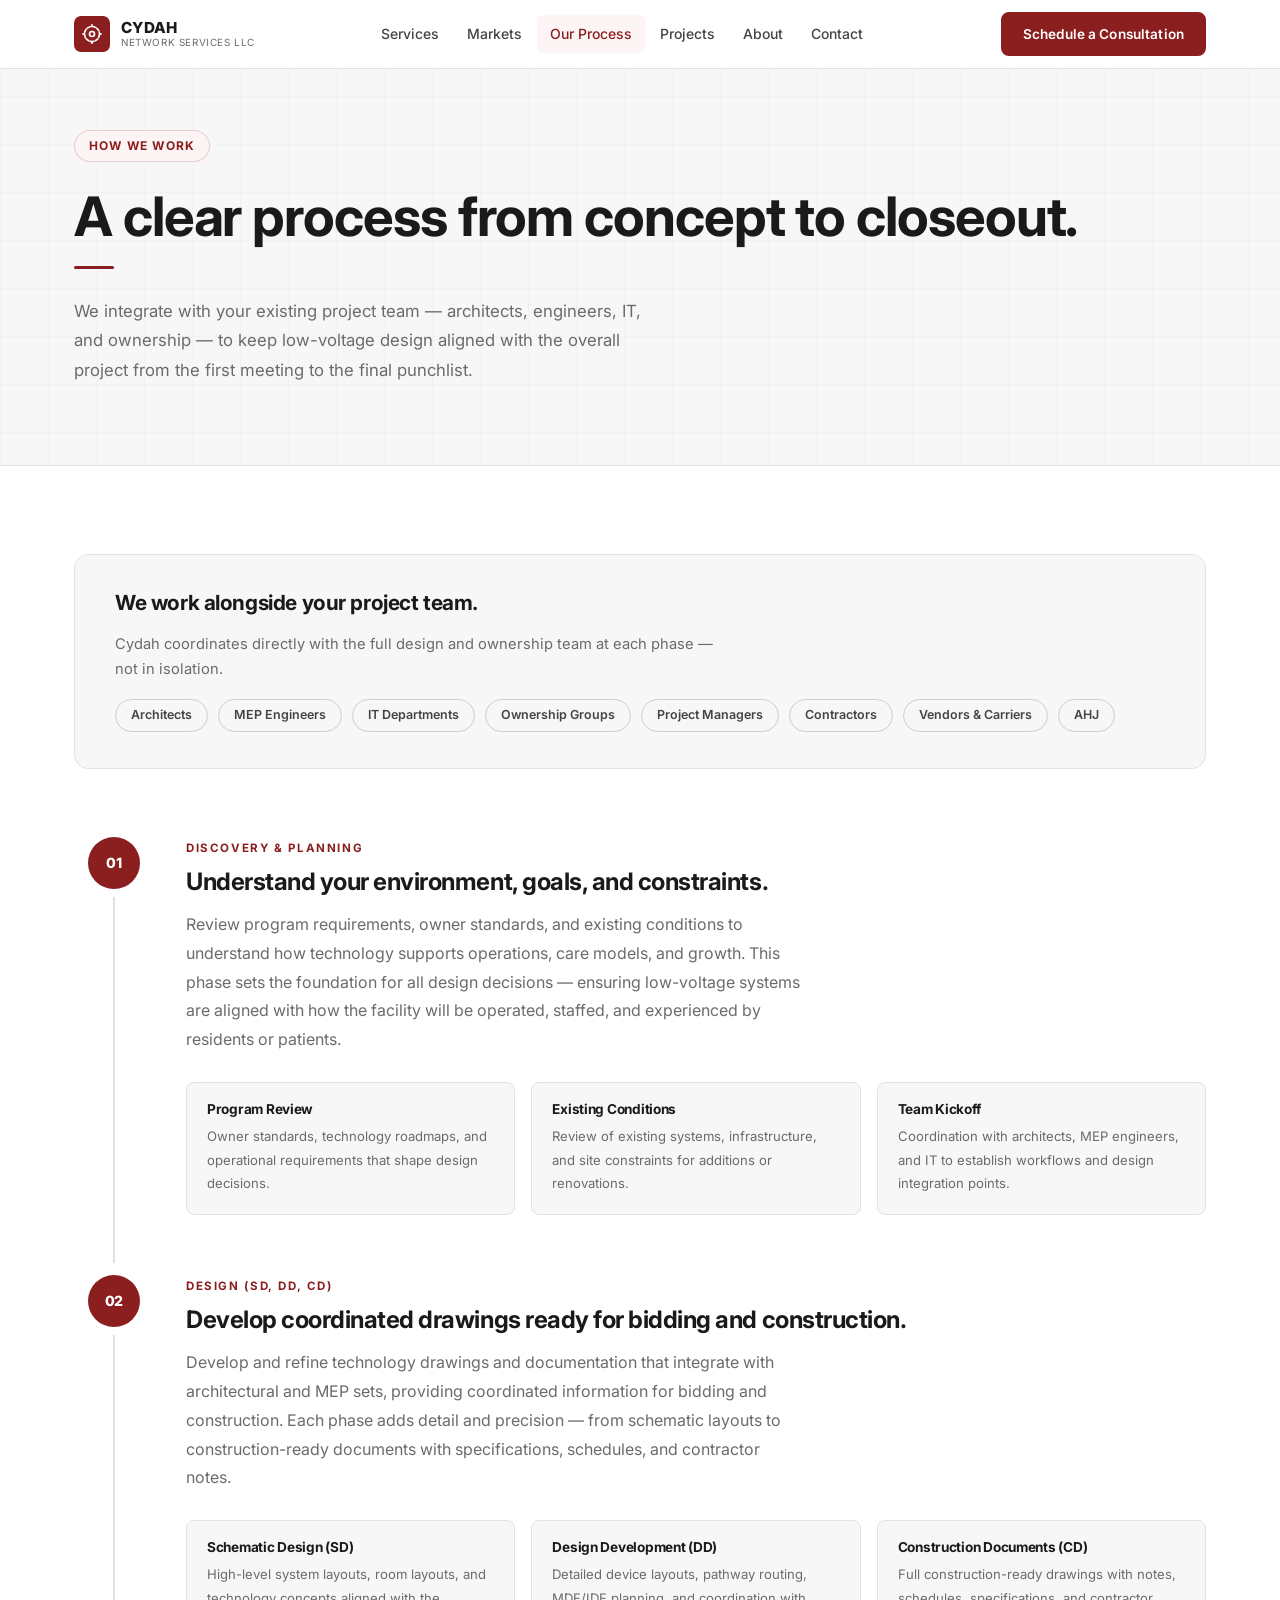
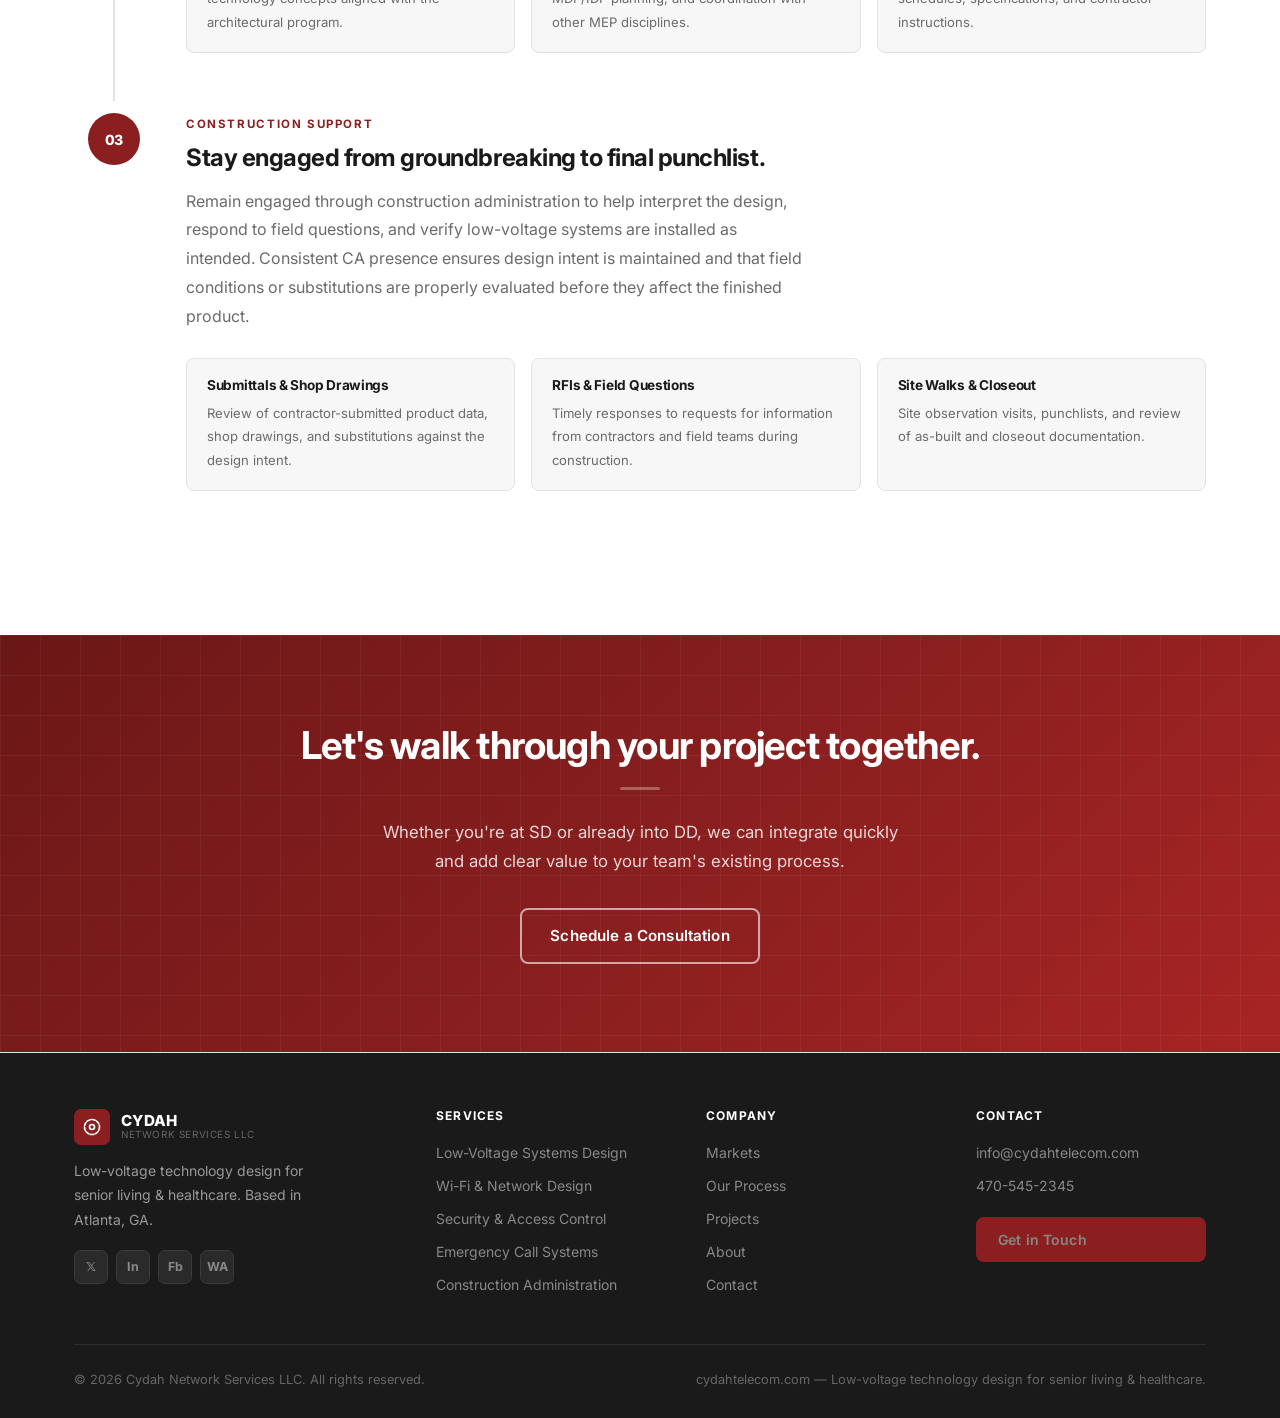
<file: process.html>
<!DOCTYPE html>
<html lang="en">
<head>
  <meta charset="UTF-8" />
  <meta name="viewport" content="width=device-width, initial-scale=1.0" />
  <title>Our Process — Cydah Network Services LLC</title>
  <meta name="description" content="Cydah's design process: Discovery & Planning, Design (SD, DD, CD), and Construction Administration for low-voltage technology in senior living and healthcare." />
  <link rel="preconnect" href="https://fonts.googleapis.com" />
  <link rel="preconnect" href="https://fonts.gstatic.com" crossorigin />
  <link href="https://fonts.googleapis.com/css2?family=Inter:wght@400;500;600;700;800&display=swap" rel="stylesheet" />
  <link rel="stylesheet" href="styles.css" />
  <style>
    .fade-in { opacity: 0; transform: translateY(18px); transition: opacity .55s ease, transform .55s ease; }
    .fade-in.visible { opacity: 1; transform: translateY(0); }

    .process-steps { display: flex; flex-direction: column; gap: 0; }
    .process-step {
      display: grid;
      grid-template-columns: 80px 1fr;
      gap: 0;
      position: relative;
    }
    .process-step + .process-step { margin-top: 0; }

    .step-left {
      display: flex;
      flex-direction: column;
      align-items: center;
      padding-top: 4px;
    }
    .step-circle {
      width: 52px; height: 52px;
      background: var(--red);
      border-radius: 50%;
      display: flex; align-items: center; justify-content: center;
      font-size: .88rem;
      font-weight: 800;
      color: var(--white);
      letter-spacing: -.01em;
      flex-shrink: 0;
      position: relative;
      z-index: 1;
    }
    .step-line {
      width: 2px;
      flex: 1;
      background: var(--border);
      margin: 8px 0;
      min-height: 60px;
    }
    .process-step:last-child .step-line { display: none; }

    .step-right {
      padding: 0 0 56px 32px;
    }
    .step-right h3 { color: var(--charcoal); font-size: 1.5rem; margin-bottom: 14px; }
    .step-right p { font-size: 1rem; max-width: 620px; line-height: 1.8; }
    .step-right .detail-grid {
      display: grid;
      grid-template-columns: repeat(3, 1fr);
      gap: 16px;
      margin-top: 28px;
    }
    .detail-item {
      background: var(--surface);
      border: 1px solid var(--border);
      border-radius: var(--radius);
      padding: 18px 20px;
    }
    .detail-item h4 { color: var(--charcoal); font-size: .85rem; margin-bottom: 8px; }
    .detail-item p { font-size: .82rem; }

    @media (max-width: 768px) {
      .process-step { grid-template-columns: 48px 1fr; }
      .step-circle { width: 42px; height: 42px; font-size: .78rem; }
      .step-right { padding: 0 0 40px 20px; }
      .step-right .detail-grid { grid-template-columns: 1fr; }
    }

    .integration-bar {
      background: var(--surface);
      border: 1px solid var(--border);
      border-radius: var(--radius-lg);
      padding: 36px 40px;
      margin-top: 0;
    }
    .integration-bar h3 { color: var(--charcoal); margin-bottom: 16px; }
    .team-chips { display: flex; flex-wrap: wrap; gap: 10px; margin-top: 16px; }
    .chip {
      background: var(--surface);
      border: 1px solid var(--border-md);
      border-radius: 100px;
      padding: 5px 15px;
      font-size: .78rem;
      font-weight: 600;
      color: var(--gray-700);
    }
  </style>
</head>
<body>

<!-- ═══════════════════════════════ NAV ═══════════════════════════════ -->
<nav class="nav">
  <div class="nav-inner">
    <a href="index.html" class="nav-logo">
      <div class="logo-icon">
        <svg viewBox="0 0 24 24" fill="none" stroke="#fff" stroke-width="2" stroke-linecap="round" stroke-linejoin="round">
          <circle cx="12" cy="12" r="3"/>
          <circle cx="12" cy="12" r="9" stroke-dasharray="4 2"/>
          <line x1="12" y1="3" x2="12" y2="1"/>
          <line x1="12" y1="23" x2="12" y2="21"/>
          <line x1="3" y1="12" x2="1" y2="12"/>
          <line x1="23" y1="12" x2="21" y2="12"/>
        </svg>
      </div>
      <div class="logo-text">
        <span class="logo-name">CYDAH</span>
        <span class="logo-sub">Network Services LLC</span>
      </div>
    </a>
    <div class="nav-links">
      <a href="services.html">Services</a>
      <a href="markets.html">Markets</a>
      <a href="process.html" class="active">Our Process</a>
      <a href="projects.html">Projects</a>
      <a href="about.html">About</a>
      <a href="contact.html">Contact</a>
    </div>
    <a href="contact.html" class="btn btn-primary btn-sm nav-cta">Schedule a Consultation</a>
    <button class="hamburger" aria-label="Toggle menu">
      <span></span><span></span><span></span>
    </button>
  </div>
  <div class="mobile-menu">
    <a href="services.html">Services</a>
    <a href="markets.html">Markets</a>
    <a href="process.html">Our Process</a>
    <a href="projects.html">Projects</a>
    <a href="about.html">About</a>
    <a href="contact.html">Contact</a>
    <a href="contact.html" class="btn btn-primary">Schedule a Consultation</a>
  </div>
</nav>

<!-- ═══════════════════════════════ PAGE HERO ═════════════════════════ -->
<section class="page-hero">
  <div class="bg-grid"></div>
  <div class="container">
    <span class="badge">How We Work</span>
    <h1>A clear process from concept to closeout.</h1>
    <div class="divider"></div>
    <p>We integrate with your existing project team — architects, engineers, IT, and ownership — to keep low-voltage design aligned with the overall project from the first meeting to the final punchlist.</p>
  </div>
</section>

<!-- ═══════════════════════════════ STEPS ════════════════════════════ -->
<section class="section">
  <div class="container">

    <!-- Team integration callout -->
    <div class="integration-bar fade-in" style="margin-bottom: 64px;">
      <h3>We work alongside your project team.</h3>
      <p style="font-size: .92rem; max-width: 600px; margin-bottom: 4px;">Cydah coordinates directly with the full design and ownership team at each phase — not in isolation.</p>
      <div class="team-chips">
        <span class="chip">Architects</span>
        <span class="chip">MEP Engineers</span>
        <span class="chip">IT Departments</span>
        <span class="chip">Ownership Groups</span>
        <span class="chip">Project Managers</span>
        <span class="chip">Contractors</span>
        <span class="chip">Vendors &amp; Carriers</span>
        <span class="chip">AHJ</span>
      </div>
    </div>

    <div class="process-steps">

      <!-- Step 01 -->
      <div class="process-step fade-in">
        <div class="step-left">
          <div class="step-circle">01</div>
          <div class="step-line"></div>
        </div>
        <div class="step-right">
          <span class="section-label" style="margin-bottom: 10px; display: inline-block;">Discovery &amp; Planning</span>
          <h3>Understand your environment, goals, and constraints.</h3>
          <p>Review program requirements, owner standards, and existing conditions to understand how technology supports operations, care models, and growth. This phase sets the foundation for all design decisions — ensuring low-voltage systems are aligned with how the facility will be operated, staffed, and experienced by residents or patients.</p>
          <div class="detail-grid">
            <div class="detail-item">
              <h4>Program Review</h4>
              <p>Owner standards, technology roadmaps, and operational requirements that shape design decisions.</p>
            </div>
            <div class="detail-item">
              <h4>Existing Conditions</h4>
              <p>Review of existing systems, infrastructure, and site constraints for additions or renovations.</p>
            </div>
            <div class="detail-item">
              <h4>Team Kickoff</h4>
              <p>Coordination with architects, MEP engineers, and IT to establish workflows and design integration points.</p>
            </div>
          </div>
        </div>
      </div>

      <!-- Step 02 -->
      <div class="process-step fade-in">
        <div class="step-left">
          <div class="step-circle">02</div>
          <div class="step-line"></div>
        </div>
        <div class="step-right">
          <span class="section-label" style="margin-bottom: 10px; display: inline-block;">Design (SD, DD, CD)</span>
          <h3>Develop coordinated drawings ready for bidding and construction.</h3>
          <p>Develop and refine technology drawings and documentation that integrate with architectural and MEP sets, providing coordinated information for bidding and construction. Each phase adds detail and precision — from schematic layouts to construction-ready documents with specifications, schedules, and contractor notes.</p>
          <div class="detail-grid">
            <div class="detail-item">
              <h4>Schematic Design (SD)</h4>
              <p>High-level system layouts, room layouts, and technology concepts aligned with the architectural program.</p>
            </div>
            <div class="detail-item">
              <h4>Design Development (DD)</h4>
              <p>Detailed device layouts, pathway routing, MDF/IDF planning, and coordination with other MEP disciplines.</p>
            </div>
            <div class="detail-item">
              <h4>Construction Documents (CD)</h4>
              <p>Full construction-ready drawings with notes, schedules, specifications, and contractor instructions.</p>
            </div>
          </div>
        </div>
      </div>

      <!-- Step 03 -->
      <div class="process-step fade-in">
        <div class="step-left">
          <div class="step-circle">03</div>
          <div class="step-line"></div>
        </div>
        <div class="step-right">
          <span class="section-label" style="margin-bottom: 10px; display: inline-block;">Construction Support</span>
          <h3>Stay engaged from groundbreaking to final punchlist.</h3>
          <p>Remain engaged through construction administration to help interpret the design, respond to field questions, and verify low-voltage systems are installed as intended. Consistent CA presence ensures design intent is maintained and that field conditions or substitutions are properly evaluated before they affect the finished product.</p>
          <div class="detail-grid">
            <div class="detail-item">
              <h4>Submittals &amp; Shop Drawings</h4>
              <p>Review of contractor-submitted product data, shop drawings, and substitutions against the design intent.</p>
            </div>
            <div class="detail-item">
              <h4>RFIs &amp; Field Questions</h4>
              <p>Timely responses to requests for information from contractors and field teams during construction.</p>
            </div>
            <div class="detail-item">
              <h4>Site Walks &amp; Closeout</h4>
              <p>Site observation visits, punchlists, and review of as-built and closeout documentation.</p>
            </div>
          </div>
        </div>
      </div>

    </div>
  </div>
</section>

<!-- ═══════════════════════════════ CTA BANNER ════════════════════════ -->
<section class="section cta-banner">
  <div class="container text-center">
    <h2>Let's walk through your project together.</h2>
    <div class="divider divider-center" style="background: rgba(255,255,255,.3);"></div>
    <p style="max-width: 520px; margin: 0 auto 32px; font-size: 1.05rem;">Whether you're at SD or already into DD, we can integrate quickly and add clear value to your team's existing process.</p>
    <a href="contact.html" class="btn btn-outline-red">Schedule a Consultation</a>
  </div>
</section>

<!-- ═══════════════════════════════ FOOTER ════════════════════════════ -->
<footer class="footer">
  <div class="container">
    <div class="footer-grid">
      <div class="footer-brand">
        <a href="index.html" class="nav-logo">
          <div class="logo-icon">
            <svg viewBox="0 0 24 24" fill="none" stroke="#fff" stroke-width="2" stroke-linecap="round" stroke-linejoin="round">
              <circle cx="12" cy="12" r="3"/>
              <circle cx="12" cy="12" r="9" stroke-dasharray="4 2"/>
            </svg>
          </div>
          <div class="logo-text">
            <span class="logo-name">CYDAH</span>
            <span class="logo-sub">Network Services LLC</span>
          </div>
        </a>
        <p>Low-voltage technology design for senior living &amp; healthcare. Based in Atlanta, GA.</p>
        <div class="social-links" style="margin-top: 18px;">
          <a href="#" aria-label="Twitter">𝕏</a>
          <a href="#" aria-label="Instagram">In</a>
          <a href="#" aria-label="Facebook">Fb</a>
          <a href="https://wa.me/14705452345" aria-label="WhatsApp">WA</a>
        </div>
      </div>
      <div>
        <h4>Services</h4>
        <div class="footer-links">
          <a href="services.html">Low-Voltage Systems Design</a>
          <a href="services.html">Wi-Fi &amp; Network Design</a>
          <a href="services.html">Security &amp; Access Control</a>
          <a href="services.html">Emergency Call Systems</a>
          <a href="services.html">Construction Administration</a>
        </div>
      </div>
      <div>
        <h4>Company</h4>
        <div class="footer-links">
          <a href="markets.html">Markets</a>
          <a href="process.html">Our Process</a>
          <a href="projects.html">Projects</a>
          <a href="about.html">About</a>
          <a href="contact.html">Contact</a>
        </div>
      </div>
      <div>
        <h4>Contact</h4>
        <div class="footer-contact-info">
          <a href="mailto:info@cydahtelecom.com">info@cydahtelecom.com</a>
          <a href="tel:+14705452345">470-545-2345</a>
          <a href="contact.html" class="btn btn-primary btn-sm" style="margin-top: 10px;">Get in Touch</a>
        </div>
      </div>
    </div>
    <div class="footer-bottom">
      <span>&copy; 2026 Cydah Network Services LLC. All rights reserved.</span>
      <span>cydahtelecom.com &mdash; Low-voltage technology design for senior living &amp; healthcare.</span>
    </div>
  </div>
</footer>

<script src="script.js"></script>
</body>
</html>
</file>
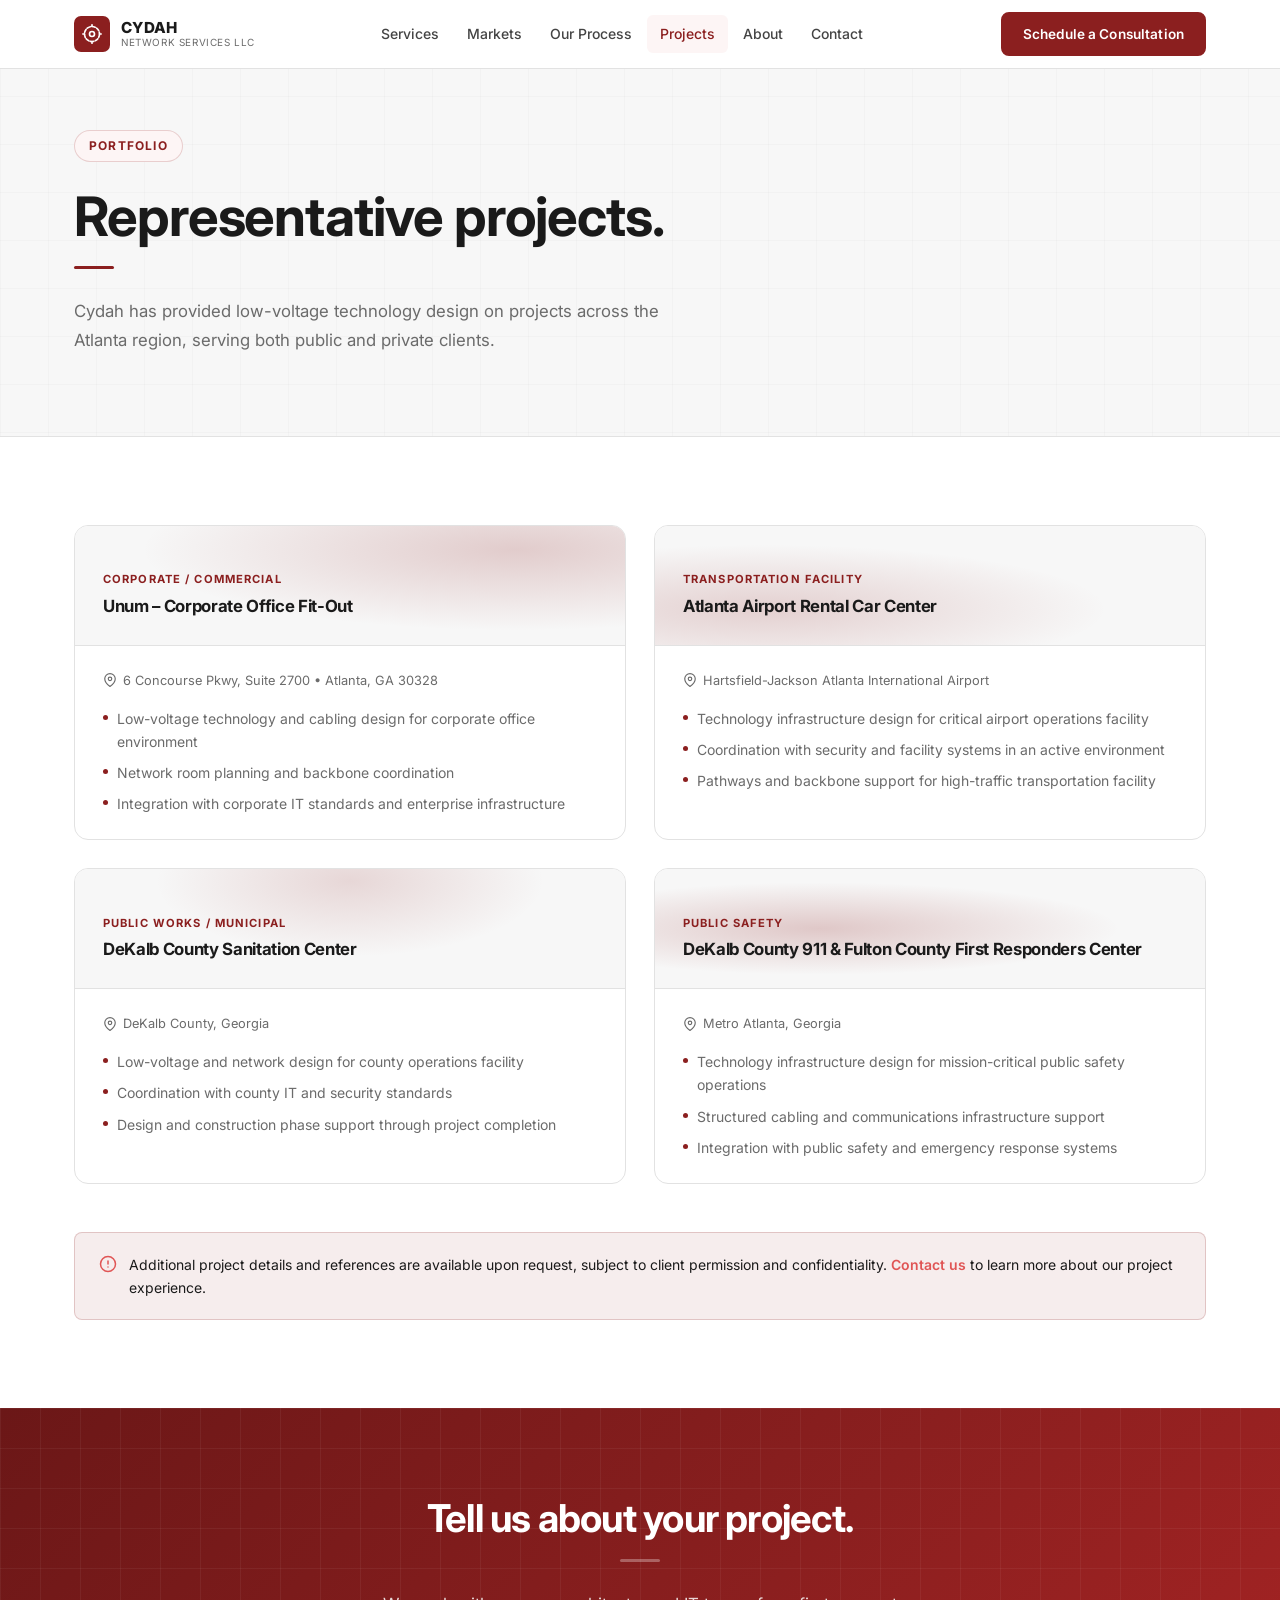
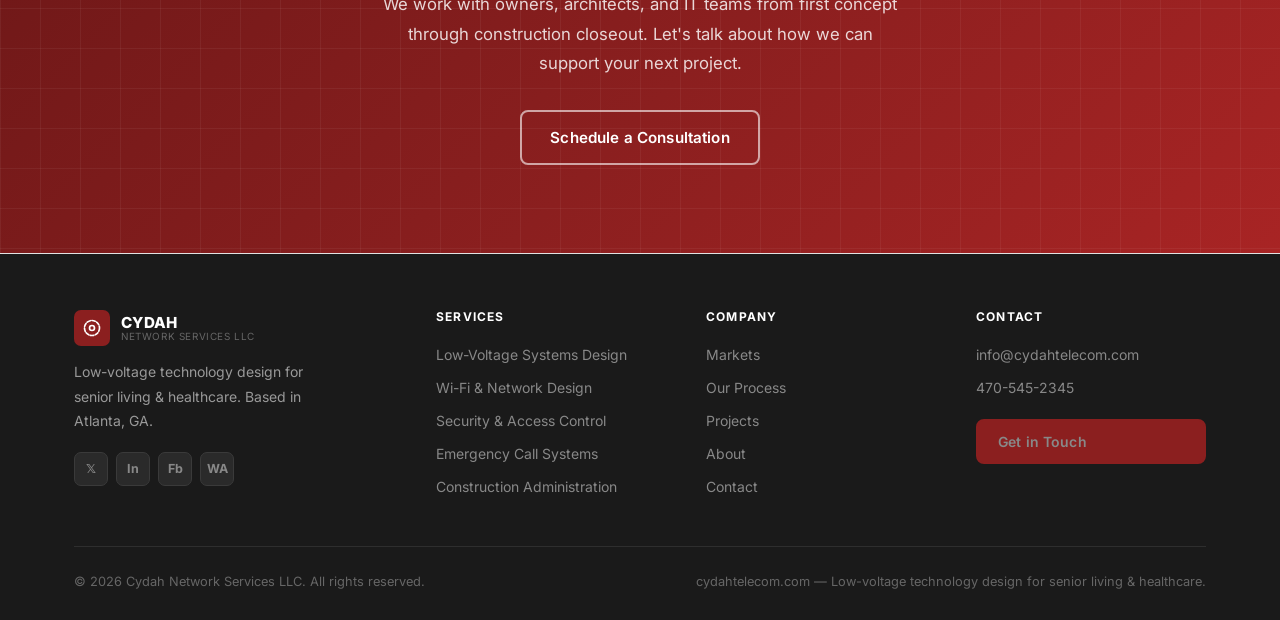
<file: projects.html>
<!DOCTYPE html>
<html lang="en">
<head>
  <meta charset="UTF-8" />
  <meta name="viewport" content="width=device-width, initial-scale=1.0" />
  <title>Projects — Cydah Network Services LLC</title>
  <meta name="description" content="Representative low-voltage technology design projects by Cydah Network Services LLC across Atlanta, Georgia — corporate, transportation, public works, and public safety." />
  <link rel="preconnect" href="https://fonts.googleapis.com" />
  <link rel="preconnect" href="https://fonts.gstatic.com" crossorigin />
  <link href="https://fonts.googleapis.com/css2?family=Inter:wght@400;500;600;700;800&display=swap" rel="stylesheet" />
  <link rel="stylesheet" href="styles.css" />
  <style>
    .fade-in { opacity: 0; transform: translateY(18px); transition: opacity .55s ease, transform .55s ease; }
    .fade-in.visible { opacity: 1; transform: translateY(0); }
    .projects-grid { display: grid; grid-template-columns: repeat(2, 1fr); gap: 28px; }
    @media (max-width: 768px) { .projects-grid { grid-template-columns: 1fr; } }
    .confidentiality-note {
      background: rgba(139,31,31,.08);
      border: 1px solid rgba(139,31,31,.2);
      border-radius: var(--radius);
      padding: 20px 24px;
      font-size: .875rem;
      color: var(--gray-300);
      display: flex;
      align-items: flex-start;
      gap: 12px;
      margin-top: 48px;
    }
    .confidentiality-note svg { flex-shrink: 0; margin-top: 2px; stroke: #e05555; }
  </style>
</head>
<body>

<!-- ═══════════════════════════════ NAV ═══════════════════════════════ -->
<nav class="nav">
  <div class="nav-inner">
    <a href="index.html" class="nav-logo">
      <div class="logo-icon">
        <svg viewBox="0 0 24 24" fill="none" stroke="#fff" stroke-width="2" stroke-linecap="round" stroke-linejoin="round">
          <circle cx="12" cy="12" r="3"/>
          <circle cx="12" cy="12" r="9" stroke-dasharray="4 2"/>
          <line x1="12" y1="3" x2="12" y2="1"/>
          <line x1="12" y1="23" x2="12" y2="21"/>
          <line x1="3" y1="12" x2="1" y2="12"/>
          <line x1="23" y1="12" x2="21" y2="12"/>
        </svg>
      </div>
      <div class="logo-text">
        <span class="logo-name">CYDAH</span>
        <span class="logo-sub">Network Services LLC</span>
      </div>
    </a>
    <div class="nav-links">
      <a href="services.html">Services</a>
      <a href="markets.html">Markets</a>
      <a href="process.html">Our Process</a>
      <a href="projects.html" class="active">Projects</a>
      <a href="about.html">About</a>
      <a href="contact.html">Contact</a>
    </div>
    <a href="contact.html" class="btn btn-primary btn-sm nav-cta">Schedule a Consultation</a>
    <button class="hamburger" aria-label="Toggle menu">
      <span></span><span></span><span></span>
    </button>
  </div>
  <div class="mobile-menu">
    <a href="services.html">Services</a>
    <a href="markets.html">Markets</a>
    <a href="process.html">Our Process</a>
    <a href="projects.html">Projects</a>
    <a href="about.html">About</a>
    <a href="contact.html">Contact</a>
    <a href="contact.html" class="btn btn-primary">Schedule a Consultation</a>
  </div>
</nav>

<!-- ═══════════════════════════════ PAGE HERO ═════════════════════════ -->
<section class="page-hero">
  <div class="bg-grid"></div>
  <div class="container">
    <span class="badge">Portfolio</span>
    <h1>Representative projects.</h1>
    <div class="divider"></div>
    <p>Cydah has provided low-voltage technology design on projects across the Atlanta region, serving both public and private clients.</p>
  </div>
</section>

<!-- ═══════════════════════════════ PROJECTS GRID ════════════════════ -->
<section class="section">
  <div class="container">
    <div class="projects-grid">

      <!-- 1 — Corporate -->
      <div class="project-card fade-in">
        <div class="project-card-header">
          <div class="bg-pattern" style="background: radial-gradient(ellipse at 80% 20%, rgba(139,31,31,.2) 0%, transparent 60%), linear-gradient(rgba(255,255,255,.025) 1px, transparent 1px), linear-gradient(90deg, rgba(255,255,255,.025) 1px, transparent 1px); background-size: 100%, 28px 28px, 28px 28px;"></div>
          <div class="cat-label">Corporate / Commercial</div>
          <h3>Unum – Corporate Office Fit-Out</h3>
        </div>
        <div class="project-card-body">
          <div class="location">
            <svg width="14" height="14" viewBox="0 0 24 24" fill="none" stroke="currentColor" stroke-width="2"><path d="M21 10c0 7-9 13-9 13s-9-6-9-13a9 9 0 0118 0z"/><circle cx="12" cy="10" r="3"/></svg>
            6 Concourse Pkwy, Suite 2700 &bull; Atlanta, GA 30328
          </div>
          <ul>
            <li>Low-voltage technology and cabling design for corporate office environment</li>
            <li>Network room planning and backbone coordination</li>
            <li>Integration with corporate IT standards and enterprise infrastructure</li>
          </ul>
        </div>
      </div>

      <!-- 2 — Transportation -->
      <div class="project-card fade-in">
        <div class="project-card-header">
          <div class="bg-pattern" style="background: radial-gradient(ellipse at 20% 70%, rgba(139,31,31,.18) 0%, transparent 55%), linear-gradient(rgba(255,255,255,.02) 1px, transparent 1px), linear-gradient(90deg, rgba(255,255,255,.02) 1px, transparent 1px); background-size: 100%, 32px 32px, 32px 32px;"></div>
          <div class="cat-label">Transportation Facility</div>
          <h3>Atlanta Airport Rental Car Center</h3>
        </div>
        <div class="project-card-body">
          <div class="location">
            <svg width="14" height="14" viewBox="0 0 24 24" fill="none" stroke="currentColor" stroke-width="2"><path d="M21 10c0 7-9 13-9 13s-9-6-9-13a9 9 0 0118 0z"/><circle cx="12" cy="10" r="3"/></svg>
            Hartsfield-Jackson Atlanta International Airport
          </div>
          <ul>
            <li>Technology infrastructure design for critical airport operations facility</li>
            <li>Coordination with security and facility systems in an active environment</li>
            <li>Pathways and backbone support for high-traffic transportation facility</li>
          </ul>
        </div>
      </div>

      <!-- 3 — Public Works -->
      <div class="project-card fade-in">
        <div class="project-card-header">
          <div class="bg-pattern" style="background: radial-gradient(ellipse at 50% 10%, rgba(139,31,31,.15) 0%, transparent 50%), linear-gradient(rgba(255,255,255,.022) 1px, transparent 1px), linear-gradient(90deg, rgba(255,255,255,.022) 1px, transparent 1px); background-size: 100%, 30px 30px, 30px 30px;"></div>
          <div class="cat-label">Public Works / Municipal</div>
          <h3>DeKalb County Sanitation Center</h3>
        </div>
        <div class="project-card-body">
          <div class="location">
            <svg width="14" height="14" viewBox="0 0 24 24" fill="none" stroke="currentColor" stroke-width="2"><path d="M21 10c0 7-9 13-9 13s-9-6-9-13a9 9 0 0118 0z"/><circle cx="12" cy="10" r="3"/></svg>
            DeKalb County, Georgia
          </div>
          <ul>
            <li>Low-voltage and network design for county operations facility</li>
            <li>Coordination with county IT and security standards</li>
            <li>Design and construction phase support through project completion</li>
          </ul>
        </div>
      </div>

      <!-- 4 — Public Safety -->
      <div class="project-card fade-in">
        <div class="project-card-header">
          <div class="bg-pattern" style="background: radial-gradient(ellipse at 30% 50%, rgba(139,31,31,.22) 0%, transparent 55%), linear-gradient(rgba(255,255,255,.025) 1px, transparent 1px), linear-gradient(90deg, rgba(255,255,255,.025) 1px, transparent 1px); background-size: 100%, 26px 26px, 26px 26px;"></div>
          <div class="cat-label">Public Safety</div>
          <h3>DeKalb County 911 &amp; Fulton County First Responders Center</h3>
        </div>
        <div class="project-card-body">
          <div class="location">
            <svg width="14" height="14" viewBox="0 0 24 24" fill="none" stroke="currentColor" stroke-width="2"><path d="M21 10c0 7-9 13-9 13s-9-6-9-13a9 9 0 0118 0z"/><circle cx="12" cy="10" r="3"/></svg>
            Metro Atlanta, Georgia
          </div>
          <ul>
            <li>Technology infrastructure design for mission-critical public safety operations</li>
            <li>Structured cabling and communications infrastructure support</li>
            <li>Integration with public safety and emergency response systems</li>
          </ul>
        </div>
      </div>

    </div>

    <div class="confidentiality-note">
      <svg width="18" height="18" viewBox="0 0 24 24" fill="none" stroke-width="2" stroke-linecap="round" stroke-linejoin="round"><circle cx="12" cy="12" r="10"/><line x1="12" y1="8" x2="12" y2="12"/><line x1="12" y1="16" x2="12.01" y2="16"/></svg>
      <span>Additional project details and references are available upon request, subject to client permission and confidentiality. <a href="contact.html" style="color: #e05555; font-weight: 600;">Contact us</a> to learn more about our project experience.</span>
    </div>

  </div>
</section>

<!-- ═══════════════════════════════ CTA BANNER ════════════════════════ -->
<section class="section cta-banner">
  <div class="container text-center">
    <h2>Tell us about your project.</h2>
    <div class="divider divider-center" style="background: rgba(255,255,255,.3);"></div>
    <p style="max-width: 520px; margin: 0 auto 32px; font-size: 1.05rem;">We work with owners, architects, and IT teams from first concept through construction closeout. Let's talk about how we can support your next project.</p>
    <a href="contact.html" class="btn btn-outline-red">Schedule a Consultation</a>
  </div>
</section>

<!-- ═══════════════════════════════ FOOTER ════════════════════════════ -->
<footer class="footer">
  <div class="container">
    <div class="footer-grid">
      <div class="footer-brand">
        <a href="index.html" class="nav-logo">
          <div class="logo-icon">
            <svg viewBox="0 0 24 24" fill="none" stroke="#fff" stroke-width="2" stroke-linecap="round" stroke-linejoin="round">
              <circle cx="12" cy="12" r="3"/>
              <circle cx="12" cy="12" r="9" stroke-dasharray="4 2"/>
            </svg>
          </div>
          <div class="logo-text">
            <span class="logo-name">CYDAH</span>
            <span class="logo-sub">Network Services LLC</span>
          </div>
        </a>
        <p>Low-voltage technology design for senior living &amp; healthcare. Based in Atlanta, GA.</p>
        <div class="social-links" style="margin-top: 18px;">
          <a href="#" aria-label="Twitter">𝕏</a>
          <a href="#" aria-label="Instagram">In</a>
          <a href="#" aria-label="Facebook">Fb</a>
          <a href="https://wa.me/14705452345" aria-label="WhatsApp">WA</a>
        </div>
      </div>
      <div>
        <h4>Services</h4>
        <div class="footer-links">
          <a href="services.html">Low-Voltage Systems Design</a>
          <a href="services.html">Wi-Fi &amp; Network Design</a>
          <a href="services.html">Security &amp; Access Control</a>
          <a href="services.html">Emergency Call Systems</a>
          <a href="services.html">Construction Administration</a>
        </div>
      </div>
      <div>
        <h4>Company</h4>
        <div class="footer-links">
          <a href="markets.html">Markets</a>
          <a href="process.html">Our Process</a>
          <a href="projects.html">Projects</a>
          <a href="about.html">About</a>
          <a href="contact.html">Contact</a>
        </div>
      </div>
      <div>
        <h4>Contact</h4>
        <div class="footer-contact-info">
          <a href="mailto:info@cydahtelecom.com">info@cydahtelecom.com</a>
          <a href="tel:+14705452345">470-545-2345</a>
          <a href="contact.html" class="btn btn-primary btn-sm" style="margin-top: 10px;">Get in Touch</a>
        </div>
      </div>
    </div>
    <div class="footer-bottom">
      <span>&copy; 2026 Cydah Network Services LLC. All rights reserved.</span>
      <span>cydahtelecom.com &mdash; Low-voltage technology design for senior living &amp; healthcare.</span>
    </div>
  </div>
</footer>

<script src="script.js"></script>
</body>
</html>
</file>
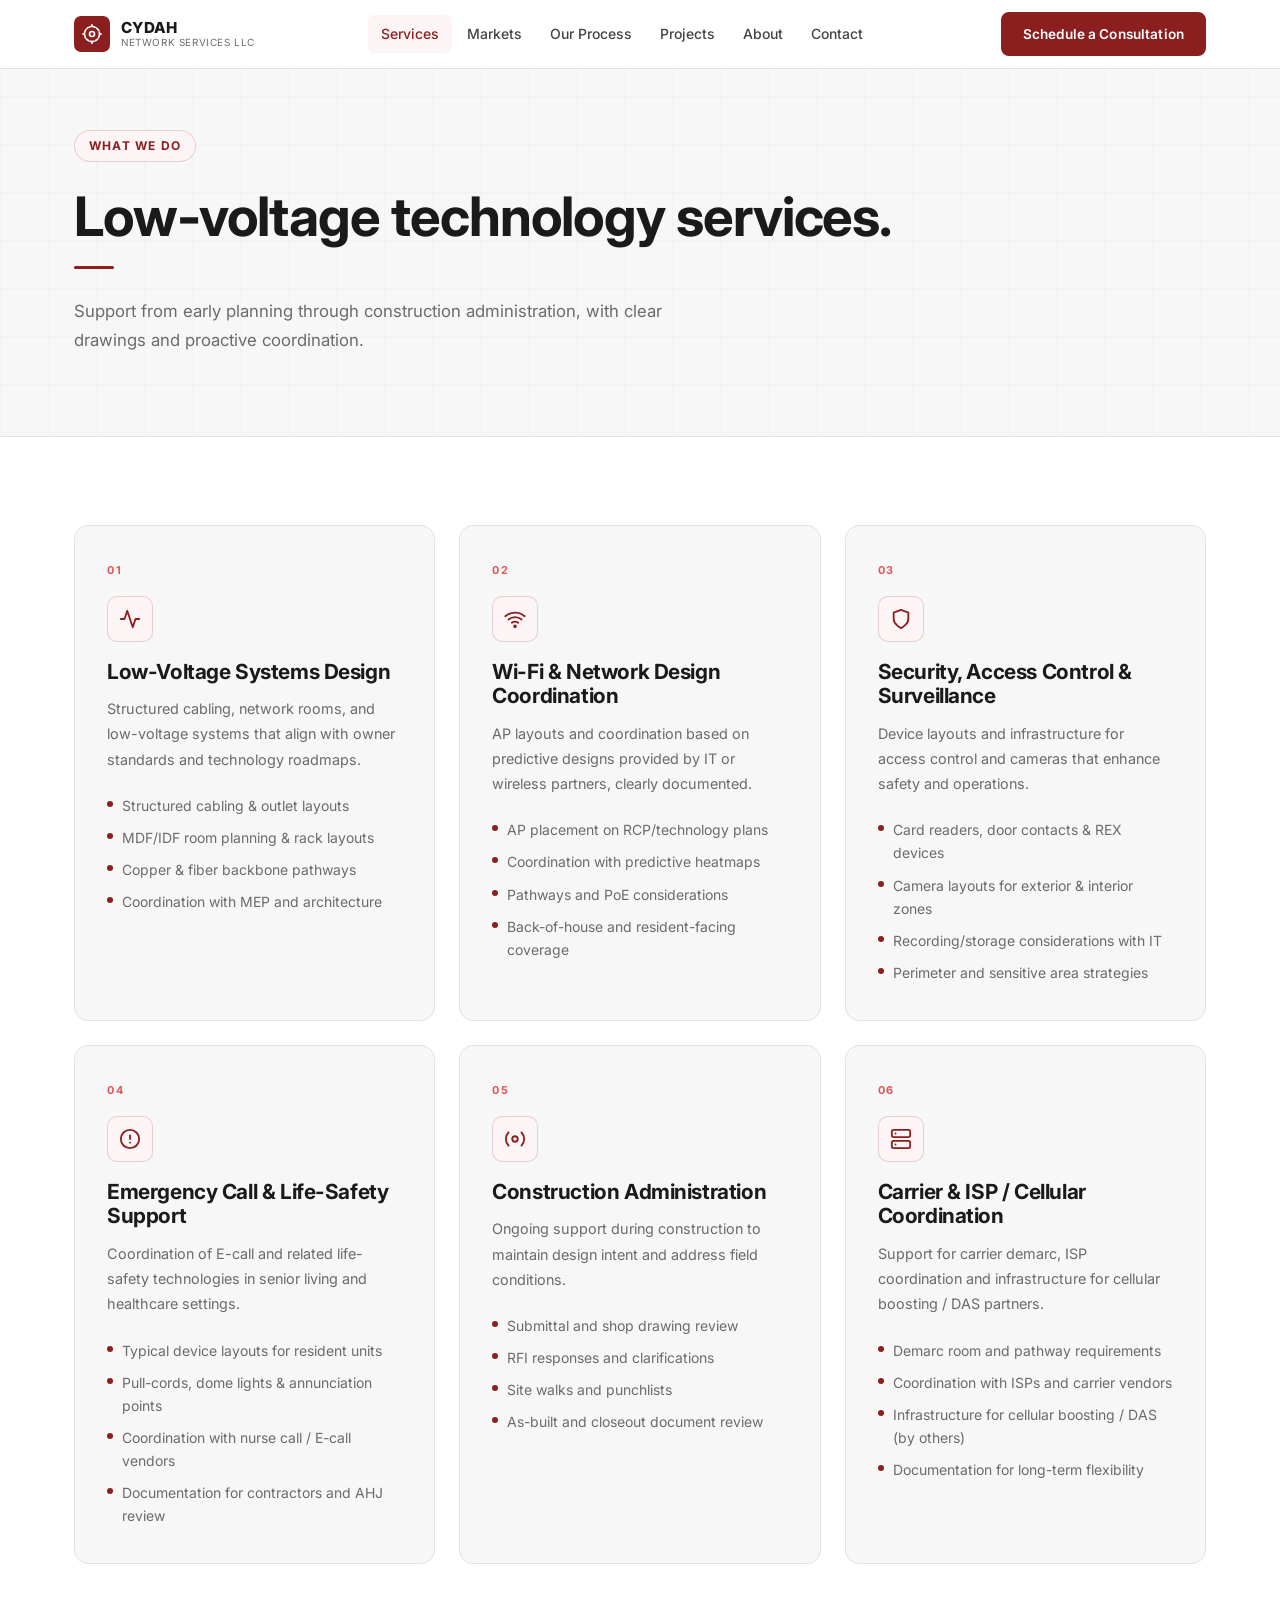
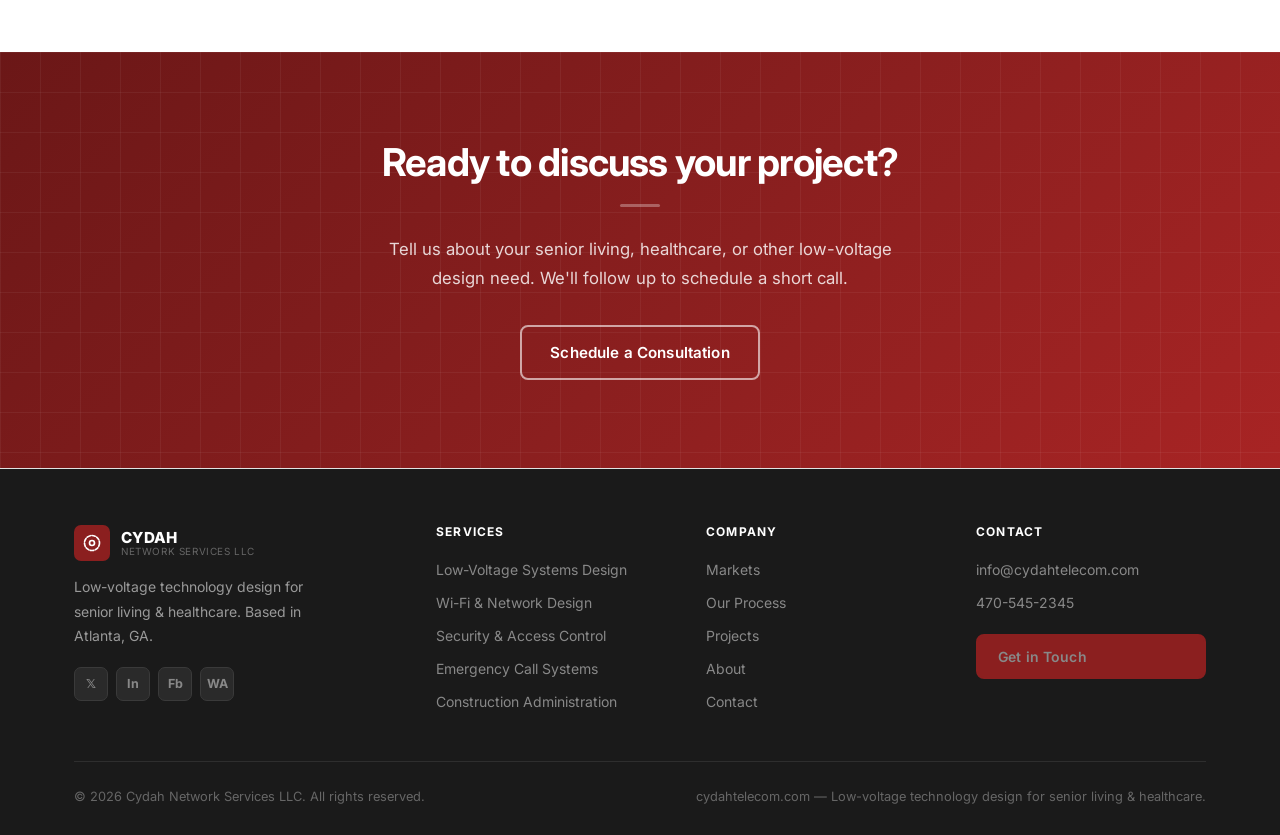
<file: services.html>
<!DOCTYPE html>
<html lang="en">
<head>
  <meta charset="UTF-8" />
  <meta name="viewport" content="width=device-width, initial-scale=1.0" />
  <title>Services — Cydah Network Services LLC</title>
  <meta name="description" content="Low-voltage technology design services: structured cabling, Wi-Fi, access control, emergency call systems, and construction administration for senior living and healthcare." />
  <link rel="preconnect" href="https://fonts.googleapis.com" />
  <link rel="preconnect" href="https://fonts.gstatic.com" crossorigin />
  <link href="https://fonts.googleapis.com/css2?family=Inter:wght@400;500;600;700;800&display=swap" rel="stylesheet" />
  <link rel="stylesheet" href="styles.css" />
  <style>
    .fade-in { opacity: 0; transform: translateY(18px); transition: opacity .55s ease, transform .55s ease; }
    .fade-in.visible { opacity: 1; transform: translateY(0); }
    .services-grid { display: grid; grid-template-columns: repeat(3, 1fr); gap: 24px; }
    @media (max-width: 1024px) { .services-grid { grid-template-columns: repeat(2, 1fr); } }
    @media (max-width: 640px)  { .services-grid { grid-template-columns: 1fr; } }
    .service-card {
      background: var(--surface);
      border: 1px solid var(--border);
      border-radius: var(--radius-lg);
      padding: 36px 32px;
      transition: border-color var(--transition), transform var(--transition), box-shadow var(--transition);
    }
    .service-card:hover { border-color: rgba(139,31,31,.55); transform: translateY(-4px); box-shadow: var(--shadow); }
    .service-card .num { font-size: .68rem; font-weight: 700; letter-spacing: .14em; color: #e05555; text-transform: uppercase; margin-bottom: 16px; }
    .service-card h3 { color: var(--charcoal); margin-bottom: 12px; }
    .service-card > p { font-size: .9rem; margin-bottom: 22px; }
    .service-card ul { display: flex; flex-direction: column; gap: 9px; }
    .service-card ul li { display: flex; align-items: flex-start; gap: 9px; font-size: .875rem; color: var(--text-muted); }
    .service-card ul li::before { content: ''; width: 6px; height: 6px; background: var(--red); border-radius: 50%; flex-shrink: 0; margin-top: 7px; }
  </style>
</head>
<body>

<!-- ═══════════════════════════════ NAV ═══════════════════════════════ -->
<nav class="nav">
  <div class="nav-inner">
    <a href="index.html" class="nav-logo">
      <div class="logo-icon">
        <svg viewBox="0 0 24 24" fill="none" stroke="#fff" stroke-width="2" stroke-linecap="round" stroke-linejoin="round">
          <circle cx="12" cy="12" r="3"/>
          <circle cx="12" cy="12" r="9" stroke-dasharray="4 2"/>
          <line x1="12" y1="3" x2="12" y2="1"/>
          <line x1="12" y1="23" x2="12" y2="21"/>
          <line x1="3" y1="12" x2="1" y2="12"/>
          <line x1="23" y1="12" x2="21" y2="12"/>
        </svg>
      </div>
      <div class="logo-text">
        <span class="logo-name">CYDAH</span>
        <span class="logo-sub">Network Services LLC</span>
      </div>
    </a>
    <div class="nav-links">
      <a href="services.html" class="active">Services</a>
      <a href="markets.html">Markets</a>
      <a href="process.html">Our Process</a>
      <a href="projects.html">Projects</a>
      <a href="about.html">About</a>
      <a href="contact.html">Contact</a>
    </div>
    <a href="contact.html" class="btn btn-primary btn-sm nav-cta">Schedule a Consultation</a>
    <button class="hamburger" aria-label="Toggle menu">
      <span></span><span></span><span></span>
    </button>
  </div>
  <div class="mobile-menu">
    <a href="services.html">Services</a>
    <a href="markets.html">Markets</a>
    <a href="process.html">Our Process</a>
    <a href="projects.html">Projects</a>
    <a href="about.html">About</a>
    <a href="contact.html">Contact</a>
    <a href="contact.html" class="btn btn-primary">Schedule a Consultation</a>
  </div>
</nav>

<!-- ═══════════════════════════════ PAGE HERO ═════════════════════════ -->
<section class="page-hero">
  <div class="bg-grid"></div>
  <div class="container">
    <span class="badge">What We Do</span>
    <h1>Low-voltage technology services.</h1>
    <div class="divider"></div>
    <p>Support from early planning through construction administration, with clear drawings and proactive coordination.</p>
  </div>
</section>

<!-- ═══════════════════════════════ SERVICES GRID ════════════════════ -->
<section class="section">
  <div class="container">
    <div class="services-grid">

      <!-- 1 -->
      <div class="service-card fade-in">
        <div class="num">01</div>
        <div class="card-icon">
          <svg viewBox="0 0 24 24" fill="none" stroke-width="2" stroke-linecap="round" stroke-linejoin="round">
            <polyline points="22 12 18 12 15 21 9 3 6 12 2 12"/>
          </svg>
        </div>
        <h3>Low-Voltage Systems Design</h3>
        <p>Structured cabling, network rooms, and low-voltage systems that align with owner standards and technology roadmaps.</p>
        <ul>
          <li>Structured cabling &amp; outlet layouts</li>
          <li>MDF/IDF room planning &amp; rack layouts</li>
          <li>Copper &amp; fiber backbone pathways</li>
          <li>Coordination with MEP and architecture</li>
        </ul>
      </div>

      <!-- 2 -->
      <div class="service-card fade-in">
        <div class="num">02</div>
        <div class="card-icon">
          <svg viewBox="0 0 24 24" fill="none" stroke-width="2" stroke-linecap="round" stroke-linejoin="round">
            <path d="M5 12.55a11 11 0 0114.08 0"/>
            <path d="M1.42 9a16 16 0 0121.16 0"/>
            <path d="M8.53 16.11a6 6 0 016.95 0"/>
            <circle cx="12" cy="20" r="1"/>
          </svg>
        </div>
        <h3>Wi-Fi &amp; Network Design Coordination</h3>
        <p>AP layouts and coordination based on predictive designs provided by IT or wireless partners, clearly documented.</p>
        <ul>
          <li>AP placement on RCP/technology plans</li>
          <li>Coordination with predictive heatmaps</li>
          <li>Pathways and PoE considerations</li>
          <li>Back-of-house and resident-facing coverage</li>
        </ul>
      </div>

      <!-- 3 -->
      <div class="service-card fade-in">
        <div class="num">03</div>
        <div class="card-icon">
          <svg viewBox="0 0 24 24" fill="none" stroke-width="2" stroke-linecap="round" stroke-linejoin="round">
            <path d="M12 22s8-4 8-10V5l-8-3-8 3v7c0 6 8 10 8 10z"/>
          </svg>
        </div>
        <h3>Security, Access Control &amp; Surveillance</h3>
        <p>Device layouts and infrastructure for access control and cameras that enhance safety and operations.</p>
        <ul>
          <li>Card readers, door contacts &amp; REX devices</li>
          <li>Camera layouts for exterior &amp; interior zones</li>
          <li>Recording/storage considerations with IT</li>
          <li>Perimeter and sensitive area strategies</li>
        </ul>
      </div>

      <!-- 4 -->
      <div class="service-card fade-in">
        <div class="num">04</div>
        <div class="card-icon">
          <svg viewBox="0 0 24 24" fill="none" stroke-width="2" stroke-linecap="round" stroke-linejoin="round">
            <circle cx="12" cy="12" r="10"/>
            <line x1="12" y1="8" x2="12" y2="12"/>
            <line x1="12" y1="16" x2="12.01" y2="16"/>
          </svg>
        </div>
        <h3>Emergency Call &amp; Life-Safety Support</h3>
        <p>Coordination of E-call and related life-safety technologies in senior living and healthcare settings.</p>
        <ul>
          <li>Typical device layouts for resident units</li>
          <li>Pull-cords, dome lights &amp; annunciation points</li>
          <li>Coordination with nurse call / E-call vendors</li>
          <li>Documentation for contractors and AHJ review</li>
        </ul>
      </div>

      <!-- 5 -->
      <div class="service-card fade-in">
        <div class="num">05</div>
        <div class="card-icon">
          <svg viewBox="0 0 24 24" fill="none" stroke-width="2" stroke-linecap="round" stroke-linejoin="round">
            <circle cx="12" cy="12" r="3"/>
            <path d="M19.07 4.93a10 10 0 010 14.14"/>
            <path d="M4.93 4.93a10 10 0 000 14.14"/>
          </svg>
        </div>
        <h3>Construction Administration</h3>
        <p>Ongoing support during construction to maintain design intent and address field conditions.</p>
        <ul>
          <li>Submittal and shop drawing review</li>
          <li>RFI responses and clarifications</li>
          <li>Site walks and punchlists</li>
          <li>As-built and closeout document review</li>
        </ul>
      </div>

      <!-- 6 -->
      <div class="service-card fade-in">
        <div class="num">06</div>
        <div class="card-icon">
          <svg viewBox="0 0 24 24" fill="none" stroke-width="2" stroke-linecap="round" stroke-linejoin="round">
            <rect x="2" y="2" width="20" height="8" rx="2" ry="2"/>
            <rect x="2" y="14" width="20" height="8" rx="2" ry="2"/>
            <line x1="6" y1="6" x2="6.01" y2="6"/>
            <line x1="6" y1="18" x2="6.01" y2="18"/>
          </svg>
        </div>
        <h3>Carrier &amp; ISP / Cellular Coordination</h3>
        <p>Support for carrier demarc, ISP coordination and infrastructure for cellular boosting / DAS partners.</p>
        <ul>
          <li>Demarc room and pathway requirements</li>
          <li>Coordination with ISPs and carrier vendors</li>
          <li>Infrastructure for cellular boosting / DAS (by others)</li>
          <li>Documentation for long-term flexibility</li>
        </ul>
      </div>

    </div>
  </div>
</section>

<!-- ═══════════════════════════════ CTA BANNER ════════════════════════ -->
<section class="section cta-banner">
  <div class="container text-center">
    <h2>Ready to discuss your project?</h2>
    <div class="divider divider-center" style="background: rgba(255,255,255,.3);"></div>
    <p style="max-width: 540px; margin: 0 auto 32px; font-size: 1.05rem;">Tell us about your senior living, healthcare, or other low-voltage design need. We'll follow up to schedule a short call.</p>
    <a href="contact.html" class="btn btn-outline-red">Schedule a Consultation</a>
  </div>
</section>

<!-- ═══════════════════════════════ FOOTER ════════════════════════════ -->
<footer class="footer">
  <div class="container">
    <div class="footer-grid">
      <div class="footer-brand">
        <a href="index.html" class="nav-logo">
          <div class="logo-icon">
            <svg viewBox="0 0 24 24" fill="none" stroke="#fff" stroke-width="2" stroke-linecap="round" stroke-linejoin="round">
              <circle cx="12" cy="12" r="3"/>
              <circle cx="12" cy="12" r="9" stroke-dasharray="4 2"/>
            </svg>
          </div>
          <div class="logo-text">
            <span class="logo-name">CYDAH</span>
            <span class="logo-sub">Network Services LLC</span>
          </div>
        </a>
        <p>Low-voltage technology design for senior living &amp; healthcare. Based in Atlanta, GA.</p>
        <div class="social-links" style="margin-top: 18px;">
          <a href="#" aria-label="Twitter">𝕏</a>
          <a href="#" aria-label="Instagram">In</a>
          <a href="#" aria-label="Facebook">Fb</a>
          <a href="https://wa.me/14705452345" aria-label="WhatsApp">WA</a>
        </div>
      </div>
      <div>
        <h4>Services</h4>
        <div class="footer-links">
          <a href="services.html">Low-Voltage Systems Design</a>
          <a href="services.html">Wi-Fi &amp; Network Design</a>
          <a href="services.html">Security &amp; Access Control</a>
          <a href="services.html">Emergency Call Systems</a>
          <a href="services.html">Construction Administration</a>
        </div>
      </div>
      <div>
        <h4>Company</h4>
        <div class="footer-links">
          <a href="markets.html">Markets</a>
          <a href="process.html">Our Process</a>
          <a href="projects.html">Projects</a>
          <a href="about.html">About</a>
          <a href="contact.html">Contact</a>
        </div>
      </div>
      <div>
        <h4>Contact</h4>
        <div class="footer-contact-info">
          <a href="mailto:info@cydahtelecom.com">info@cydahtelecom.com</a>
          <a href="tel:+14705452345">470-545-2345</a>
          <a href="contact.html" class="btn btn-primary btn-sm" style="margin-top: 10px;">Get in Touch</a>
        </div>
      </div>
    </div>
    <div class="footer-bottom">
      <span>&copy; 2026 Cydah Network Services LLC. All rights reserved.</span>
      <span>cydahtelecom.com &mdash; Low-voltage technology design for senior living &amp; healthcare.</span>
    </div>
  </div>
</footer>

<script src="script.js"></script>
</body>
</html>
</file>
<file: styles.css>
/* ============================================================
   CYDAH NETWORK SERVICES LLC — Global Styles (Light Theme)
   ============================================================ */

:root {
  --red:        #8B1F1F;
  --red-light:  #a82424;
  --red-dark:   #6b1717;
  --red-bg:     #fdf5f5;
  --red-border: rgba(139,31,31,.18);

  --black:      #0f0f0f;
  --charcoal:   #1a1a1a;
  --mid:        #2e2e2e;
  --gray-700:   #444444;
  --gray-500:   #6b6b6b;
  --gray-400:   #909090;
  --gray-200:   #d8d8d8;
  --gray-100:   #efefef;
  --gray-50:    #f7f7f7;

  --white:      #ffffff;
  --bg:         #ffffff;
  --surface:    #f7f7f7;
  --surface-2:  #f0f0f0;
  --border:     #e2e2e2;
  --border-md:  #cccccc;

  --text:       #1a1a1a;
  --text-muted: #6b6b6b;

  --radius:     8px;
  --radius-lg:  14px;
  --shadow:     0 4px 24px rgba(0,0,0,.10);
  --shadow-sm:  0 2px 10px rgba(0,0,0,.07);
  --shadow-lg:  0 8px 40px rgba(0,0,0,.13);
  --transition: 0.22s ease;
}

*, *::before, *::after { box-sizing: border-box; margin: 0; padding: 0; }
html { scroll-behavior: smooth; }

body {
  font-family: 'Inter', 'Segoe UI', system-ui, -apple-system, sans-serif;
  background: var(--bg);
  color: var(--text);
  line-height: 1.65;
  font-size: 16px;
}

img { max-width: 100%; display: block; }
a { color: inherit; text-decoration: none; }
ul { list-style: none; }

/* ── Typography ─────────────────────────────────────────── */
h1, h2, h3, h4 {
  line-height: 1.18;
  font-weight: 700;
  letter-spacing: -0.02em;
  color: var(--charcoal);
}
h1 { font-size: clamp(2rem, 4.5vw, 3.4rem); }
h2 { font-size: clamp(1.6rem, 3vw, 2.4rem); }
h3 { font-size: clamp(1.05rem, 2vw, 1.3rem); }
h4 { font-size: 1rem; }
p  { color: var(--text-muted); line-height: 1.75; }

/* ── Layout Utilities ───────────────────────────────────── */
.container {
  max-width: 1180px;
  margin: 0 auto;
  padding: 0 24px;
}
.section    { padding: 88px 0; }
.section-sm { padding: 56px 0; }

.grid-2 { display: grid; grid-template-columns: 1fr 1fr; gap: 28px; }
.grid-3 { display: grid; grid-template-columns: repeat(3, 1fr); gap: 24px; }
.grid-4 { display: grid; grid-template-columns: repeat(4, 1fr); gap: 24px; }

.text-center { text-align: center; }
.text-red    { color: var(--red); }

/* ── Badge / Label ──────────────────────────────────────── */
.badge {
  display: inline-block;
  background: var(--red-bg);
  border: 1px solid var(--red-border);
  color: var(--red);
  font-size: .75rem;
  font-weight: 700;
  letter-spacing: .1em;
  text-transform: uppercase;
  padding: 5px 14px;
  border-radius: 100px;
  margin-bottom: 22px;
}

/* ── Buttons ────────────────────────────────────────────── */
.btn {
  display: inline-flex;
  align-items: center;
  gap: 8px;
  padding: 13px 28px;
  border-radius: var(--radius);
  font-size: .95rem;
  font-weight: 600;
  letter-spacing: .01em;
  cursor: pointer;
  border: 2px solid transparent;
  transition: all var(--transition);
  white-space: nowrap;
}
.btn-primary {
  background: var(--red);
  color: var(--white);
  border-color: var(--red);
}
.btn-primary:hover {
  background: var(--red-light);
  border-color: var(--red-light);
  transform: translateY(-1px);
  box-shadow: 0 4px 14px rgba(139,31,31,.25);
}
.btn-outline {
  background: transparent;
  color: var(--charcoal);
  border-color: var(--border-md);
}
.btn-outline:hover {
  border-color: var(--charcoal);
  background: var(--gray-50);
  transform: translateY(-1px);
}
.btn-outline-red {
  background: transparent;
  color: var(--white);
  border-color: rgba(255,255,255,.6);
}
.btn-outline-red:hover {
  background: rgba(255,255,255,.12);
  border-color: var(--white);
}
.btn-sm { padding: 9px 20px; font-size: .85rem; }

/* ── Navigation ─────────────────────────────────────────── */
.nav {
  position: fixed;
  top: 0; left: 0; right: 0;
  z-index: 1000;
  background: rgba(255,255,255,.96);
  backdrop-filter: blur(12px);
  border-bottom: 1px solid var(--border);
}
.nav-inner {
  display: flex;
  align-items: center;
  justify-content: space-between;
  height: 68px;
  max-width: 1180px;
  margin: 0 auto;
  padding: 0 24px;
}
.nav-logo {
  display: flex;
  align-items: center;
  gap: 11px;
  font-weight: 700;
  color: var(--charcoal);
}
.nav-logo .logo-icon {
  width: 36px; height: 36px;
  background: var(--red);
  border-radius: 7px;
  display: flex; align-items: center; justify-content: center;
  flex-shrink: 0;
}
.nav-logo .logo-icon svg { width: 20px; height: 20px; }
.nav-logo .logo-text { display: flex; flex-direction: column; line-height: 1.1; }
.nav-logo .logo-name { font-size: .95rem; font-weight: 800; color: var(--charcoal); letter-spacing: .02em; }
.nav-logo .logo-sub  { font-size: .62rem; font-weight: 400; color: var(--gray-500); letter-spacing: .06em; text-transform: uppercase; }

.nav-links {
  display: flex;
  align-items: center;
  gap: 2px;
}
.nav-links a {
  padding: 7px 13px;
  border-radius: 6px;
  font-size: .875rem;
  font-weight: 500;
  color: var(--gray-700);
  transition: color var(--transition), background var(--transition);
}
.nav-links a:hover { color: var(--charcoal); background: var(--gray-100); }
.nav-links a.active { color: var(--red); background: var(--red-bg); }

.nav-cta { margin-left: 12px; }

.hamburger {
  display: none;
  flex-direction: column;
  gap: 5px;
  cursor: pointer;
  padding: 6px;
  border-radius: 6px;
  border: none;
  background: transparent;
}
.hamburger span {
  display: block;
  width: 22px;
  height: 2px;
  background: var(--charcoal);
  border-radius: 2px;
  transition: all .3s;
}
.hamburger.open span:nth-child(1) { transform: translateY(7px) rotate(45deg); }
.hamburger.open span:nth-child(2) { opacity: 0; }
.hamburger.open span:nth-child(3) { transform: translateY(-7px) rotate(-45deg); }

.mobile-menu {
  display: none;
  flex-direction: column;
  gap: 3px;
  padding: 14px 24px 20px;
  border-top: 1px solid var(--border);
  background: var(--white);
}
.mobile-menu a {
  display: block;
  padding: 10px 13px;
  border-radius: 7px;
  font-size: .95rem;
  font-weight: 500;
  color: var(--gray-700);
  transition: all var(--transition);
}
.mobile-menu a:hover { color: var(--charcoal); background: var(--gray-100); }
.mobile-menu .btn { margin-top: 10px; width: 100%; justify-content: center; }
.mobile-menu.open { display: flex; }

/* ── Hero ───────────────────────────────────────────────── */
.hero {
  padding-top: 68px;
  background: var(--white);
  overflow: hidden;
  position: relative;
}
.hero::before {
  content: '';
  position: absolute;
  inset: 0;
  background:
    radial-gradient(ellipse 55% 50% at 75% 35%, rgba(139,31,31,.05) 0%, transparent 65%),
    radial-gradient(ellipse 35% 50% at 5% 85%, rgba(139,31,31,.03) 0%, transparent 60%);
  pointer-events: none;
}

/* ── Grid Pattern Background ────────────────────────────── */
.bg-grid {
  position: absolute;
  inset: 0;
  background-image:
    linear-gradient(rgba(0,0,0,.04) 1px, transparent 1px),
    linear-gradient(90deg, rgba(0,0,0,.04) 1px, transparent 1px);
  background-size: 48px 48px;
  pointer-events: none;
}

/* ── Section Label ──────────────────────────────────────── */
.section-label {
  display: inline-block;
  font-size: .72rem;
  font-weight: 700;
  letter-spacing: .14em;
  text-transform: uppercase;
  color: var(--red);
  margin-bottom: 14px;
}

/* ── Divider ────────────────────────────────────────────── */
.divider {
  width: 40px;
  height: 3px;
  background: var(--red);
  border-radius: 2px;
  margin: 18px 0 28px;
}
.divider-center { margin: 18px auto 28px; }

/* ── Cards ──────────────────────────────────────────────── */
.card {
  background: var(--white);
  border: 1px solid var(--border);
  border-radius: var(--radius-lg);
  padding: 32px;
  transition: border-color var(--transition), transform var(--transition), box-shadow var(--transition);
}
/*.card:hover {
  transform: translateY(-3px);
  box-shadow: var(--shadow-lg);
}*/
.card-icon {
  width: 46px; height: 46px;
  background: var(--red-bg);
  border-radius: 10px;
  display: flex; align-items: center; justify-content: center;
  margin-bottom: 18px;
  border: 1px solid var(--red-border);
}
.card-icon svg { width: 22px; height: 22px; stroke: var(--red); }
.card h3 { color: var(--charcoal); margin-bottom: 9px; }
.card p  { font-size: .9rem; margin-bottom: 16px; }
.card ul { display: flex; flex-direction: column; gap: 7px; }
.card ul li {
  display: flex;
  align-items: flex-start;
  gap: 9px;
  font-size: .875rem;
  color: var(--text-muted);
}
.card ul li::before {
  content: '';
  width: 5px; height: 5px;
  background: var(--red);
  border-radius: 50%;
  flex-shrink: 0;
  margin-top: 8px;
}

/* ── Alternate section background ───────────────────────── */
.section-alt {
  background: var(--surface);
  border-top: 1px solid var(--border);
  border-bottom: 1px solid var(--border);
}

/* ── CTA Banner ─────────────────────────────────────────── */
.cta-banner {
  background: linear-gradient(135deg, var(--red-dark) 0%, var(--red) 55%, var(--red-light) 100%);
  position: relative;
  overflow: hidden;
}
.cta-banner::before {
  content: '';
  position: absolute;
  inset: 0;
  background-image:
    linear-gradient(rgba(255,255,255,.05) 1px, transparent 1px),
    linear-gradient(90deg, rgba(255,255,255,.05) 1px, transparent 1px);
  background-size: 40px 40px;
}
.cta-banner .container { position: relative; }
.cta-banner h2 { color: var(--white); }
.cta-banner p  { color: rgba(255,255,255,.82); }

/* ── Footer ─────────────────────────────────────────────── */
.footer {
  background: var(--charcoal);
  border-top: 1px solid var(--border);
  padding: 56px 0 28px;
}
.footer-grid {
  display: grid;
  grid-template-columns: 1.4fr 1fr 1fr 1fr;
  gap: 40px;
  margin-bottom: 48px;
}
.footer-brand p { font-size: .875rem; color: #999; margin-top: 14px; max-width: 260px; }
.footer h4 { color: var(--white); font-size: .75rem; letter-spacing: .1em; text-transform: uppercase; margin-bottom: 18px; }
.footer-links { display: flex; flex-direction: column; gap: 10px; }
.footer-links a { font-size: .875rem; color: #888; transition: color var(--transition); }
.footer-links a:hover { color: var(--white); }
.footer-contact-info { display: flex; flex-direction: column; gap: 10px; }
.footer-contact-info a { font-size: .875rem; color: #888; transition: color var(--transition); }
.footer-contact-info a:hover { color: var(--white); }
.social-links { display: flex; gap: 8px; margin-top: 4px; }
.social-links a {
  width: 34px; height: 34px;
  background: #2a2a2a;
  border: 1px solid #3a3a3a;
  border-radius: 7px;
  display: flex; align-items: center; justify-content: center;
  color: #888;
  font-size: .78rem;
  font-weight: 700;
  transition: all var(--transition);
}
.social-links a:hover { background: var(--red); border-color: var(--red); color: var(--white); }
.footer .nav-logo .logo-name { color: var(--white); }
.footer .nav-logo .logo-sub  { color: #666; }
.footer-bottom {
  border-top: 1px solid #2e2e2e;
  padding-top: 24px;
  display: flex;
  align-items: center;
  justify-content: space-between;
  font-size: .8rem;
  color: #666;
  flex-wrap: wrap;
  gap: 12px;
}

/* ── Page Hero (inner pages) ────────────────────────────── */
.page-hero {
  padding: 130px 0 80px;
  background: var(--surface);
  border-bottom: 1px solid var(--border);
  position: relative;
  overflow: hidden;
}
.page-hero .bg-grid { opacity: .5; }
.page-hero .container { position: relative; }
.page-hero h1 { color: var(--charcoal); margin-bottom: 18px; }
.page-hero p  { font-size: 1.05rem; max-width: 600px; }

/* ── Number Step Cards ──────────────────────────────────── */
.step-num {
  font-size: .7rem;
  font-weight: 700;
  letter-spacing: .14em;
  color: var(--red);
  text-transform: uppercase;
  margin-bottom: 12px;
}
.step-card {
  background: var(--white);
  border: 1px solid var(--border);
  border-radius: var(--radius-lg);
  padding: 36px 32px;
  transition: border-color var(--transition), transform var(--transition), box-shadow var(--transition);
}
/*.step-card:hover { transform: translateY(-3px); box-shadow: var(--shadow); }*/
.step-card h3 { color: var(--charcoal); margin-bottom: 12px; }

/* ── Form ───────────────────────────────────────────────── */
.form-group { display: flex; flex-direction: column; gap: 6px; }
.form-group label { font-size: .82rem; font-weight: 600; color: var(--charcoal); letter-spacing: .01em; }
.form-group input,
.form-group select,
.form-group textarea {
  background: var(--white);
  border: 1px solid var(--border-md);
  border-radius: var(--radius);
  padding: 12px 16px;
  font-size: .92rem;
  color: var(--charcoal);
  font-family: inherit;
  transition: border-color var(--transition), box-shadow var(--transition);
  outline: none;
  width: 100%;
}
.form-group input:focus,
.form-group select:focus,
.form-group textarea:focus {
  border-color: var(--red);
  box-shadow: 0 0 0 3px rgba(139,31,31,.08);
}
.form-group select { appearance: none; cursor: pointer; }
.form-group textarea { resize: vertical; min-height: 110px; }
.form-group input::placeholder,
.form-group textarea::placeholder { color: var(--gray-400); }
.form-grid { display: grid; grid-template-columns: 1fr 1fr; gap: 20px; }
.checkbox-group {
  display: flex;
  align-items: flex-start;
  gap: 12px;
  cursor: pointer;
}
.checkbox-group input[type="checkbox"] {
  width: 17px; height: 17px;
  flex-shrink: 0;
  accent-color: var(--red);
  margin-top: 2px;
  cursor: pointer;
}
.checkbox-group span { font-size: .9rem; color: var(--gray-700); }

/* ── Project Cards ──────────────────────────────────────── */
.project-card {
  background: var(--white);
  border: 1px solid var(--border);
  border-radius: var(--radius-lg);
  overflow: hidden;
  transition: border-color var(--transition), transform var(--transition), box-shadow var(--transition);
}
.project-card:hover { border-color: var(--red); transform: translateY(-4px); box-shadow: var(--shadow-lg); }
.project-card-header {
  background: var(--surface);
  padding: 28px;
  border-bottom: 1px solid var(--border);
  position: relative;
  overflow: hidden;
  min-height: 120px;
  display: flex;
  flex-direction: column;
  justify-content: flex-end;
}
.project-card-header .bg-pattern {
  position: absolute;
  inset: 0;
  background-image:
    radial-gradient(circle at 15% 15%, rgba(139,31,31,.06) 0%, transparent 50%),
    linear-gradient(rgba(0,0,0,.025) 1px, transparent 1px),
    linear-gradient(90deg, rgba(0,0,0,.025) 1px, transparent 1px);
  background-size: 100% 100%, 30px 30px, 30px 30px;
}
.project-card-header .cat-label {
  position: relative;
  font-size: .7rem;
  font-weight: 700;
  letter-spacing: .1em;
  text-transform: uppercase;
  color: var(--red);
  margin-bottom: 8px;
}
.project-card-header h3 { position: relative; color: var(--charcoal); font-size: 1.05rem; }
.project-card-body { padding: 24px 28px; }
.project-card-body .location { font-size: .8rem; color: var(--gray-500); margin-bottom: 16px; display: flex; align-items: center; gap: 6px; }
.project-card-body ul { display: flex; flex-direction: column; gap: 8px; }
.project-card-body ul li { font-size: .875rem; color: var(--text-muted); display: flex; gap: 9px; align-items: flex-start; }
.project-card-body ul li::before { content: ''; width: 5px; height: 5px; background: var(--red); border-radius: 50%; flex-shrink: 0; margin-top: 8px; }

/* ── Market Blocks ──────────────────────────────────────── */
.market-block {
  padding: 44px 48px;
  background: var(--white);
  border: 1px solid var(--border);
  border-radius: var(--radius-lg);
  transition: border-color var(--transition), box-shadow var(--transition);
}
.market-block:hover { border-color: var(--red); box-shadow: var(--shadow); }
.market-block h3 { color: var(--charcoal); margin-bottom: 8px; font-size: 1.3rem; }
.market-block .sub { color: var(--text-muted); font-size: .95rem; margin-bottom: 24px; }
.market-block ul { display: flex; flex-direction: column; gap: 10px; }
.market-block ul li { display: flex; align-items: flex-start; gap: 10px; color: var(--text-muted); font-size: .9rem; }
.market-block ul li::before { content: ''; width: 5px; height: 5px; background: var(--red); border-radius: 50%; flex-shrink: 0; margin-top: 8px; }
.market-block .ref { margin-top: 24px; padding-top: 20px; border-top: 1px solid var(--border); font-size: .8rem; color: var(--gray-500); }

/* ── Info Panel ─────────────────────────────────────────── */
.info-panel {
  background: var(--white);
  border: 1px solid var(--border);
  border-radius: var(--radius-lg);
  padding: 36px;
}
.info-panel h3 { color: var(--charcoal); margin-bottom: 24px; }
.info-item {
  display: flex;
  flex-direction: column;
  gap: 3px;
  padding: 14px 0;
  border-bottom: 1px solid var(--border);
}
.info-item:last-of-type { border-bottom: none; }
.info-item .label { font-size: .72rem; font-weight: 700; letter-spacing: .1em; text-transform: uppercase; color: var(--gray-400); }
.info-item .value { font-size: .92rem; color: var(--charcoal); }
.info-item .value a { color: var(--red); transition: color var(--transition); }
.info-item .value a:hover { color: var(--red-light); }

/* ── Expect list ────────────────────────────────────────── */
.expect-list { display: flex; flex-direction: column; gap: 14px; }
.expect-item {
  display: flex;
  gap: 14px;
  align-items: flex-start;
  padding: 16px;
  background: var(--surface);
  border-radius: var(--radius);
  border: 1px solid var(--border);
}
.expect-item .check {
  width: 28px; height: 28px;
  background: var(--red-bg);
  border-radius: 6px;
  display: flex; align-items: center; justify-content: center;
  flex-shrink: 0;
  border: 1px solid var(--red-border);
}
.expect-item .check svg { width: 14px; height: 14px; stroke: var(--red); }
.expect-item p { font-size: .88rem; color: var(--text-muted); margin: 0; line-height: 1.6; }

/* ── Stat strip ─────────────────────────────────────────── */
.stat-strip {
  background: var(--surface);
  border-top: 1px solid var(--border);
  border-bottom: 1px solid var(--border);
  padding: 44px 0;
}
.stat-strip .stats-grid {
  display: grid;
  grid-template-columns: repeat(4, 1fr);
}
.stat-item {
  text-align: center;
  padding: 16px 24px;
  border-right: 1px solid var(--border);
}
.stat-item:last-child { border-right: none; }
.stat-item .num { font-size: 2.2rem; font-weight: 800; color: var(--charcoal); letter-spacing: -0.04em; }
.stat-item .stat-label { font-size: .8rem; color: var(--gray-500); margin-top: 4px; }

/* ── Hero floating card ─────────────────────────────────── */
.float-card {
  background: var(--white);
  border: 1px solid var(--border);
  border-radius: var(--radius-lg);
  padding: 28px;
  box-shadow: var(--shadow-lg);
}
.float-card .card-tag {
  font-size: .68rem;
  font-weight: 700;
  letter-spacing: .12em;
  text-transform: uppercase;
  color: var(--red);
  margin-bottom: 18px;
  display: flex;
  align-items: center;
  gap: 8px;
}
.float-card .card-tag::before {
  content: '';
  width: 7px; height: 7px;
  background: var(--red);
  border-radius: 50%;
  animation: pulse 2s infinite;
}
@keyframes pulse {
  0%,100% { opacity: 1; }
  50% { opacity: .35; }
}
.float-card-cols { display: grid; grid-template-columns: 1fr 1fr; gap: 20px; }
.float-col h4 { font-size: .78rem; color: var(--charcoal); margin-bottom: 11px; padding-bottom: 8px; border-bottom: 1px solid var(--border); font-weight: 700; }
.float-col ul { display: flex; flex-direction: column; gap: 8px; }
.float-col ul li { font-size: .77rem; color: var(--text-muted); display: flex; gap: 7px; align-items: flex-start; line-height: 1.4; }
.float-col ul li::before { content: '›'; color: var(--red); font-weight: 700; flex-shrink: 0; }
.float-card-footer { margin-top: 18px; padding-top: 14px; border-top: 1px solid var(--border); font-size: .76rem; color: var(--gray-500); line-height: 1.55; }

/* ── Home hero layout ────────────────────────────────────── */
.home-hero-grid {
  display: grid;
  grid-template-columns: 1fr 1fr;
  gap: 60px;
  align-items: center;
  padding: 50px 0 90px;
  position: relative;
}
.home-hero-left h1 { color: var(--charcoal); margin-bottom: 20px; }
.home-hero-left p  { font-size: 1.05rem; max-width: 500px; margin-bottom: 10px; }
.hero-note { font-size: .82rem !important; color: var(--gray-400) !important; margin-bottom: 32px !important; }
.hero-ctas { display: flex; gap: 14px; align-items: center; flex-wrap: wrap; }

/* ── Process page step layout ───────────────────────────── */
.process-steps { display: flex; flex-direction: column; }
.process-step {
  display: grid;
  grid-template-columns: 80px 1fr;
}
.step-left { display: flex; flex-direction: column; align-items: center; padding-top: 4px; }
.step-circle {
  width: 50px; height: 50px;
  background: var(--red);
  border-radius: 50%;
  display: flex; align-items: center; justify-content: center;
  font-size: .85rem;
  font-weight: 800;
  color: var(--white);
  flex-shrink: 0;
  position: relative;
  z-index: 1;
}
.step-line { width: 2px; flex: 1; background: var(--border); margin: 8px 0; min-height: 60px; }
.process-step:last-child .step-line { display: none; }
.step-right { padding: 0 0 56px 32px; }
.step-right h3 { color: var(--charcoal); font-size: 1.4rem; margin-bottom: 12px; }
.step-right .detail-grid {
  display: grid;
  grid-template-columns: repeat(3, 1fr);
  gap: 16px;
  margin-top: 24px;
}
.detail-item {
  background: var(--surface);
  border: 1px solid var(--border);
  border-radius: var(--radius);
  padding: 18px 20px;
}
.detail-item h4 { color: var(--charcoal); font-size: .85rem; margin-bottom: 7px; }
.detail-item p  { font-size: .8rem; }

.integration-bar {
  background: var(--surface);
  border: 1px solid var(--border);
  border-radius: var(--radius-lg);
  padding: 36px 40px;
}
.integration-bar h3 { color: var(--charcoal); margin-bottom: 12px; }
.team-chips { display: flex; flex-wrap: wrap; gap: 9px; margin-top: 16px; }
.chip {
  background: var(--white);
  border: 1px solid var(--border-md);
  border-radius: 100px;
  padding: 5px 15px;
  font-size: .78rem;
  font-weight: 600;
  color: var(--gray-700);
}

/* ── About page ─────────────────────────────────────────── */
.values-grid { display: grid; grid-template-columns: repeat(2, 1fr); gap: 18px; margin-top: 32px; }
.value-card {
  background: var(--white);
  border: 1px solid var(--border);
  border-radius: var(--radius-lg);
  padding: 26px;
  transition: border-color var(--transition);
}
.value-card:hover { border-color: var(--red); }
.value-card h4 { color: var(--charcoal); margin-bottom: 7px; font-size: .95rem; }
.value-card p  { font-size: .86rem; }

/* ── Contact page ───────────────────────────────────────── */
.contact-block {
  background: var(--white);
  border: 1px solid var(--border);
  border-radius: var(--radius-lg);
  padding: 28px;
}
.contact-block h3 { color: var(--charcoal); font-size: 1rem; margin-bottom: 18px; }
.contact-detail { display: flex; align-items: flex-start; gap: 14px; padding: 12px 0; border-bottom: 1px solid var(--border); }
.contact-detail:last-child { border-bottom: none; }
.contact-detail .icon {
  width: 34px; height: 34px;
  background: var(--red-bg);
  border-radius: 8px;
  display: flex; align-items: center; justify-content: center;
  flex-shrink: 0;
  border: 1px solid var(--red-border);
}
.contact-detail .icon svg { width: 16px; height: 16px; stroke: var(--red); }
.contact-detail .d-label { font-size: .68rem; font-weight: 700; letter-spacing: .08em; text-transform: uppercase; color: var(--gray-400); margin-bottom: 2px; }
.contact-detail .d-value { font-size: .9rem; color: var(--charcoal); }
.contact-detail .d-value a { color: var(--red); }
.contact-detail .d-value a:hover { color: var(--red-light); }
.form-card {
  background: var(--white);
  border: 1px solid var(--border);
  border-radius: var(--radius-lg);
  padding: 40px;
}
.form-card h2 { color: var(--charcoal); margin-bottom: 8px; font-size: 1.4rem; }
.form-card .form-sub { font-size: .9rem; margin-bottom: 32px; }
.form-fields { display: flex; flex-direction: column; gap: 20px; }
.select-wrap { position: relative; }
.select-wrap::after {
  content: '';
  position: absolute;
  right: 14px; top: 50%;
  transform: translateY(-50%);
  width: 0; height: 0;
  border-left: 5px solid transparent;
  border-right: 5px solid transparent;
  border-top: 5px solid var(--gray-400);
  pointer-events: none;
}
.select-wrap select { padding-right: 36px; }
.success-msg {
  display: none;
  background: #f0faf4;
  border: 1px solid #b0ddc0;
  border-radius: var(--radius);
  padding: 16px 20px;
  color: #2d7a4f;
  font-size: .9rem;
  margin-top: 16px;
}

/* ── Fade-in animation ──────────────────────────────────── */
.fade-in { opacity: 0; transform: translateY(18px); transition: opacity .55s ease, transform .55s ease; }
.fade-in.visible { opacity: 1; transform: translateY(0); }

/* ── Services grid ──────────────────────────────────────── */
.services-grid { display: grid; grid-template-columns: repeat(3, 1fr); gap: 24px; }
.service-card {
  background: var(--white);
  border: 1px solid var(--border);
  border-radius: var(--radius-lg);
  padding: 36px 30px;
  transition: border-color var(--transition), transform var(--transition), box-shadow var(--transition);
}
.service-card:hover { border-color: var(--red); transform: translateY(-4px); box-shadow: var(--shadow-lg); }
.service-card .num { font-size: .68rem; font-weight: 700; letter-spacing: .14em; color: var(--red); text-transform: uppercase; margin-bottom: 16px; }
.service-card h3 { color: var(--charcoal); margin-bottom: 10px; }
.service-card > p { font-size: .9rem; margin-bottom: 20px; }
.service-card ul { display: flex; flex-direction: column; gap: 9px; }
.service-card ul li { display: flex; align-items: flex-start; gap: 9px; font-size: .875rem; color: var(--text-muted); }
.service-card ul li::before { content: ''; width: 5px; height: 5px; background: var(--red); border-radius: 50%; flex-shrink: 0; margin-top: 8px; }

/* ── Projects grid ──────────────────────────────────────── */
.projects-grid { display: grid; grid-template-columns: repeat(2, 1fr); gap: 28px; }
.confidentiality-note {
  background: var(--red-bg);
  border: 1px solid var(--red-border);
  border-radius: var(--radius);
  padding: 18px 22px;
  font-size: .875rem;
  color: var(--gray-700);
  display: flex;
  align-items: flex-start;
  gap: 12px;
  margin-top: 44px;
}
.confidentiality-note svg { flex-shrink: 0; margin-top: 1px; stroke: var(--red); }

/* ── Misc helpers ───────────────────────────────────────── */
.process-link { display: inline-flex; align-items: center; gap: 7px; font-size: .9rem; font-weight: 600; color: var(--red); margin-top: 32px; transition: gap .2s; }
.process-link:hover { gap: 12px; }

/* ── Responsive ─────────────────────────────────────────── */
@media (max-width: 1024px) {
  .grid-4 { grid-template-columns: repeat(2, 1fr); }
  .footer-grid { grid-template-columns: 1fr 1fr; gap: 36px; }
  .stat-strip .stats-grid { grid-template-columns: repeat(2, 1fr); }
  .stat-item:nth-child(2n) { border-right: none; }
  .stat-item { border-bottom: 1px solid var(--border); }
  .services-grid { grid-template-columns: repeat(2, 1fr); }
}
@media (max-width: 900px) {
  .about-layout { grid-template-columns: 1fr; gap: 40px; }
  .contact-layout { grid-template-columns: 1fr; gap: 36px; }
}
@media (max-width: 768px) {
  .nav-links, .nav-cta { display: none; }
  .hamburger { display: flex; }
  .grid-2, .grid-3, .grid-4 { grid-template-columns: 1fr; }
  .home-hero-grid { grid-template-columns: 1fr; gap: 36px; padding: 90px 0 60px; }
  .footer-grid { grid-template-columns: 1fr; }
  .form-grid { grid-template-columns: 1fr; }
  .market-block { padding: 28px; }
  .float-card-cols { grid-template-columns: 1fr; }
  .stat-strip .stats-grid { grid-template-columns: repeat(2, 1fr); }
  .section { padding: 64px 0; }
  .footer-bottom { flex-direction: column; text-align: center; }
  .services-grid { grid-template-columns: 1fr; }
  .projects-grid { grid-template-columns: 1fr; }
  .step-right .detail-grid { grid-template-columns: 1fr; }
  .values-grid { grid-template-columns: 1fr; }
  .form-card { padding: 24px; }
  .market-body-grid { grid-template-columns: 1fr; }
}
@media (max-width: 640px) {
  .hero-ctas { flex-direction: column; align-items: flex-start; }
  .hero-ctas .btn { width: 100%; justify-content: center; }
  .page-hero { padding: 108px 0 56px; }
  .card { padding: 24px; }
  .process-step { grid-template-columns: 48px 1fr; }
  .step-circle { width: 42px; height: 42px; font-size: .78rem; }
  .step-right { padding: 0 0 40px 18px; }
}
</file>
